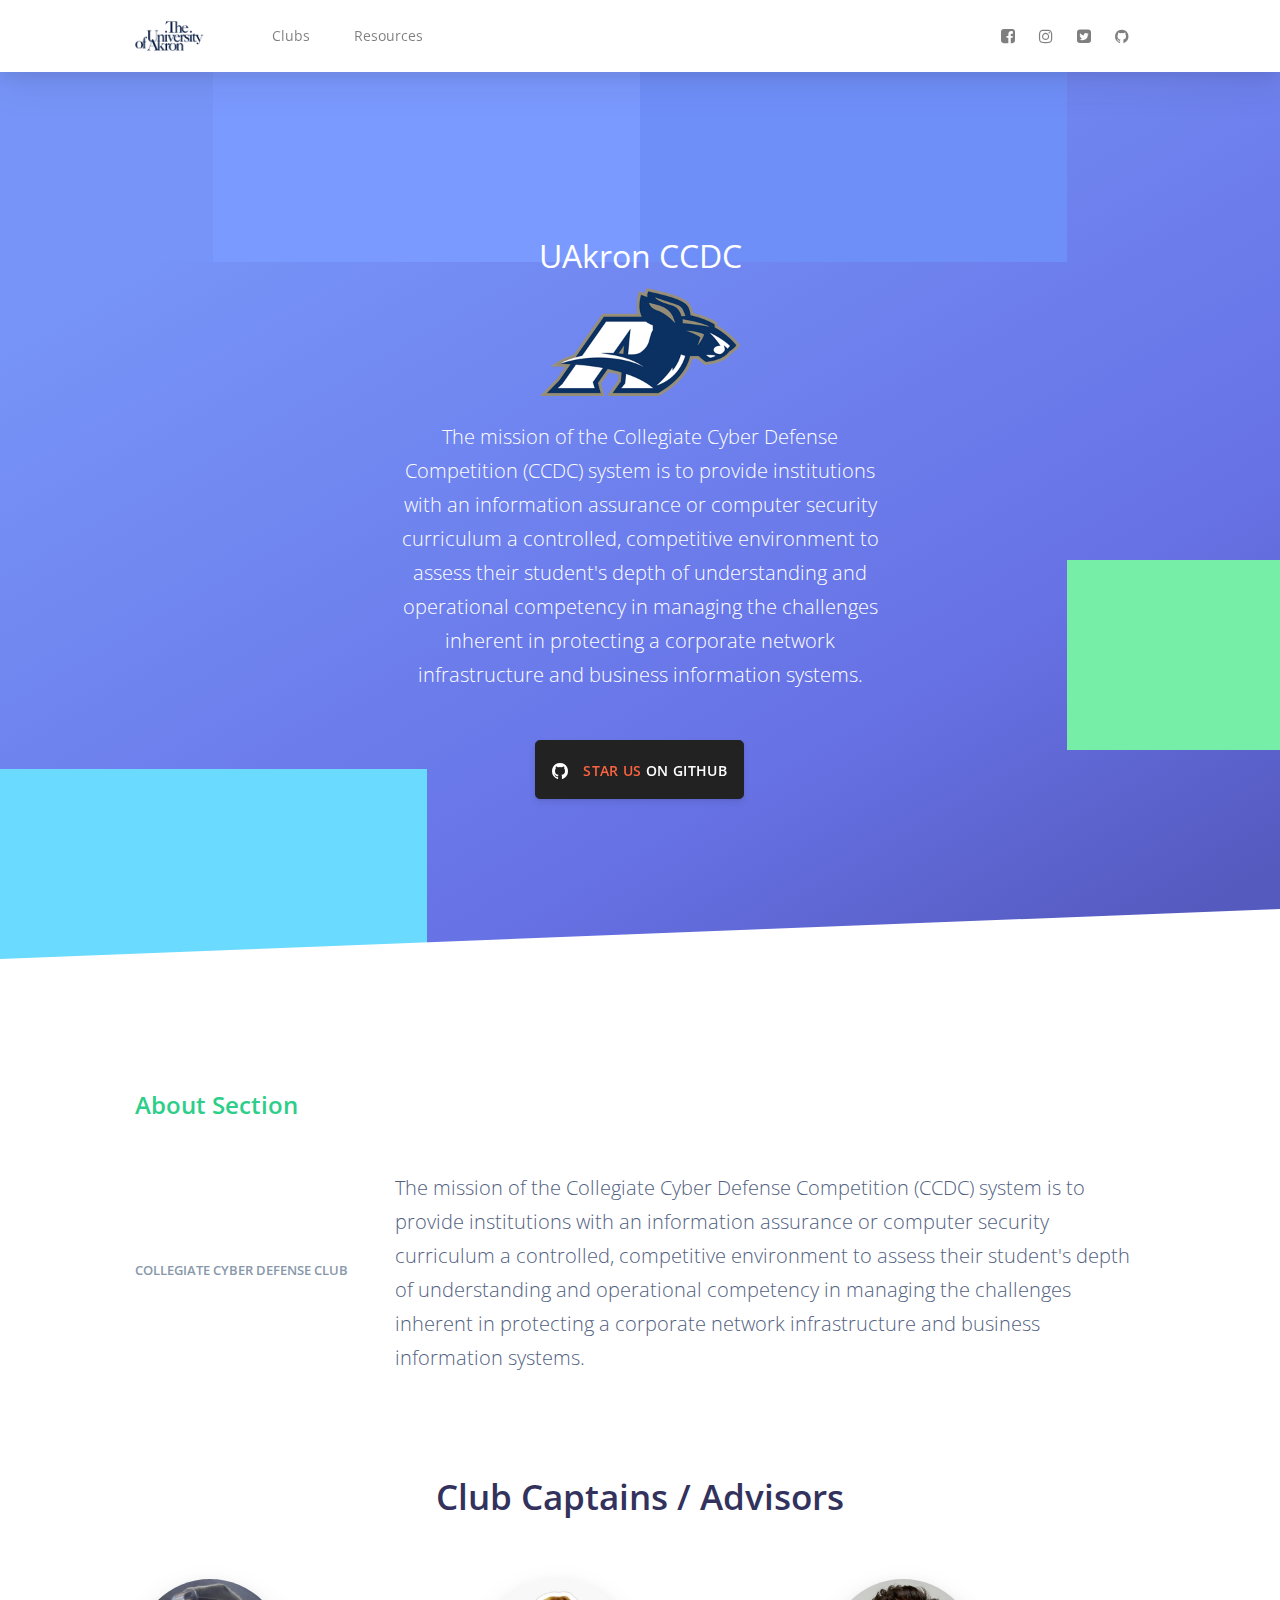
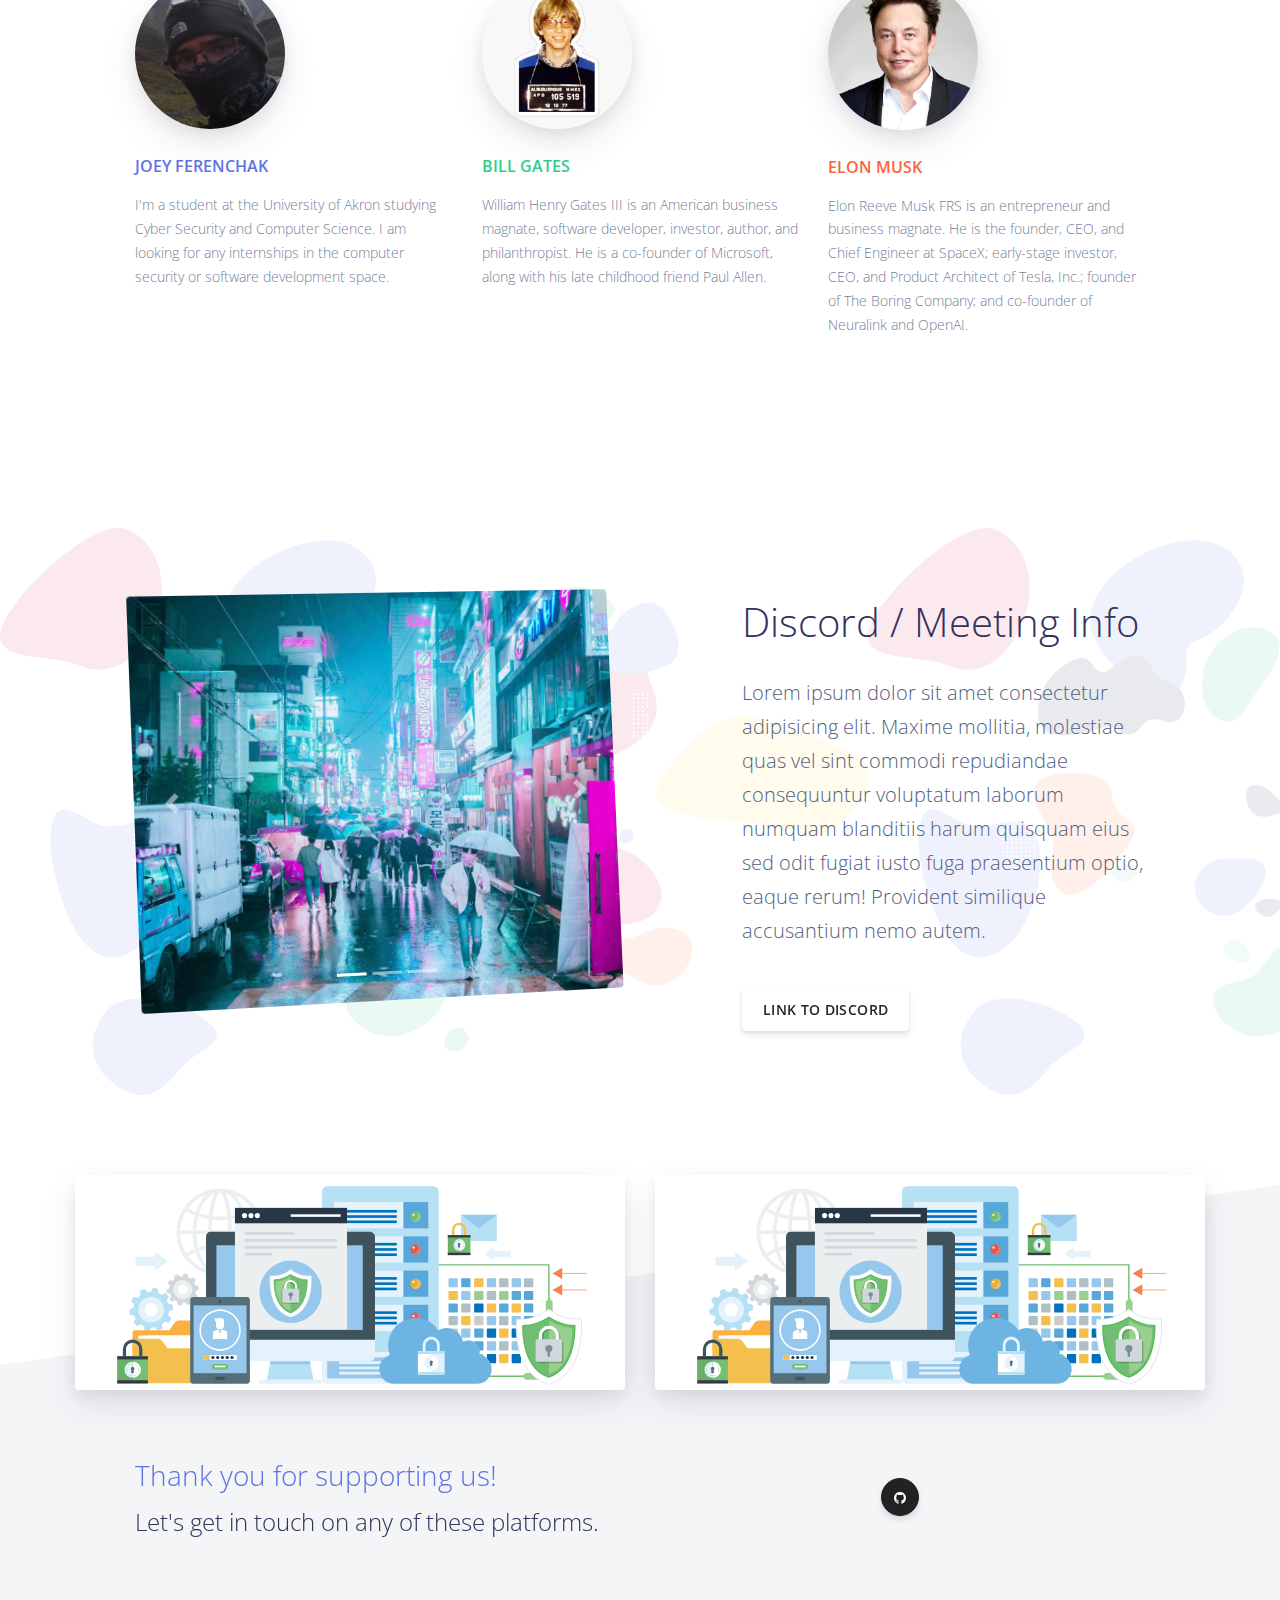
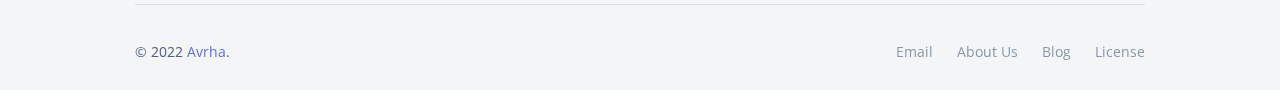
<file: clubs/ccdc.html>
<!DOCTYPE html>
<html lang="en">

<head>
  <meta charset="utf-8" />
  <meta name="viewport" content="width=device-width, initial-scale=1, shrink-to-fit=no">
  <link rel="apple-touch-icon" sizes="76x76" href="../assets/img/apple-icon.png">
  <link rel="icon" type="image/png" href="../assets/img/favicon.png">
  <title>
      UASEC
  </title>
  <!--     Fonts and icons     -->
  <link href="https://fonts.googleapis.com/css?family=Open+Sans:300,400,600,700" rel="stylesheet">
  <link href="https://use.fontawesome.com/releases/v5.0.6/css/all.css" rel="stylesheet">
  <!-- Nucleo Icons -->
  <link href="../assets/css/nucleo-icons.css" rel="stylesheet" />
  <link href="../assets/css/nucleo-svg.css" rel="stylesheet" />
  <!-- Font Awesome Icons -->
  <link href="../assets/css/font-awesome.css" rel="stylesheet" />
  <link href="../assets/css/nucleo-svg.css" rel="stylesheet" />
  <!-- CSS Files -->
  <link href="../assets/css/uakronsec.css" rel="stylesheet" />
</head>

<body class="index-page">
  <!-- Navbar -->
  <nav id="navbar-main" class="navbar navbar-main navbar-expand-lg bg-white navbar-light position-sticky top-0 shadow py-2">
    <div class="container">
      <a class="navbar-brand mr-lg-5" href="../index.html">
        <img src="../assets/img/brand/blue.png">
      </a>
      <button class="navbar-toggler" type="button" data-toggle="collapse" data-target="#navbar_global" aria-controls="navbar_global" aria-expanded="false" aria-label="Toggle navigation">
        <span class="navbar-toggler-icon"></span>
      </button>
      <div class="navbar-collapse collapse" id="navbar_global">
        <div class="navbar-collapse-header">
          <div class="row">
            <div class="col-6 collapse-brand">
              <a href="./index.html">
                <img src="../assets/img/brand/blue.png">
              </a>
            </div>
            <div class="col-6 collapse-close">
              <button type="button" class="navbar-toggler" data-toggle="collapse" data-target="#navbar_global" aria-controls="navbar_global" aria-expanded="false" aria-label="Toggle navigation">
                <span></span>
                <span></span>
              </button>
            </div>
          </div>
        </div>
        <ul class="navbar-nav navbar-nav-hover align-items-lg-center">
          <li class="nav-item dropdown">
            <a href="#" class="nav-link" data-toggle="dropdown" href="#" role="button">
              <i class="ni ni-ui-04 d-lg-none"></i>
              <span class="nav-link-inner--text">Clubs</span>
            </a>
            <div class="dropdown-menu dropdown-menu-xl">
              <div class="dropdown-menu-inner">
                <a href="" class="media d-flex align-items-center">
                  <div class="icon icon-shape bg-gradient-primary rounded-circle text-white">
                    <i class="ni ni-spaceship"></i>
                  </div>
                  <div class="media-body ml-3">
                    <h6 class="heading text-primary mb-md-1">Getting started</h6>
                    <p class="description d-none d-md-inline-block mb-0">CDCC Club</p>
                  </div>
                </a>
                <a href="" class="media d-flex align-items-center">
                  <div class="icon icon-shape bg-gradient-success rounded-circle text-white">
                    <i class="ni ni-palette"></i>
                  </div>
                  <div class="media-body ml-3">
                    <h6 class="heading text-primary mb-md-1">Foundation</h6>
                    <p class="description d-none d-md-inline-block mb-0">WIT/WICYS</p>
                  </div>
                </a>
                <a href="" class="media d-flex align-items-center">
                  <div class="icon icon-shape bg-gradient-warning rounded-circle text-white">
                    <i class="ni ni-ui-04"></i>
                  </div>
                  <div class="media-body ml-3">
                    <h5 class="heading text-warning mb-md-1">Components</h5>
                    <p class="description d-none d-md-inline-block mb-0">CTF Club</p>
                  </div>
                </a>
              </div>
            </div>
          </li>
          <li class="nav-item dropdown">
            <a href="#" class="nav-link" data-toggle="dropdown" href="#" role="button">
              <i class="ni ni-collection d-lg-none"></i>
              <span class="nav-link-inner--text">Resources</span>
            </a>
            <div class="dropdown-menu">
              <a href="./clubs/htcla.html" class="dropdown-item">HTCIA Club</a>
              <a href="./clubs/cdcc.html" class="dropdown-item">CDCC Club</a>
              <a href="./clubs/women.html" class="dropdown-item">WIT/WICYS</a>
              <a href="./clubs/ctf.html" class="dropdown-item">CTF Club</a>
            </div>
          </li>
        </ul>
        <ul class="navbar-nav align-items-lg-center ml-lg-auto">
          <li class="nav-item">
            <a class="nav-link nav-link-icon" href="https://www.facebook.com/UAkron/" target="_blank" data-toggle="tooltip" title="Like us on Facebook">
              <i class="fa fa-facebook-square"></i>
              <span class="nav-link-inner--text d-lg-none">Facebook</span>
            </a>
          </li>
          <li class="nav-item">
            <a class="nav-link nav-link-icon" href="https://www.instagram.com/avrha" target="_blank" data-toggle="tooltip" title="Follow us on Instagram">
              <i class="fa fa-instagram"></i>
              <span class="nav-link-inner--text d-lg-none">Instagram</span>
            </a>
          </li>
          <li class="nav-item">
            <a class="nav-link nav-link-icon" href="https://twitter.com/uakron" target="_blank" data-toggle="tooltip" title="Follow us on Twitter">
              <i class="fa fa-twitter-square"></i>
              <span class="nav-link-inner--text d-lg-none">Twitter</span>
            </a>
          </li>
          <li class="nav-item">
              <a class="nav-link nav-link-icon" href="https://github.com/avrha/uakronsec" target="_blank" data-toggle="tooltip" title="Star us on Github">
              <i class="fa fa-github"></i>
              <span class="nav-link-inner--text d-lg-none">Github</span>
            </a>
          </li>
        </ul>
      </div>
    </div>
  </nav>
  <!-- End Navbar -->

  <!-- Hero Section -->
  <div class="wrapper">
    <div class="section section-hero section-shaped">
        <div class="shape shape-style-2 shape-default">
        <span class="span-150"></span>
        <span class="span-50"></span>
        <span class="span-50"></span>
        <span class="span-75"></span>
        <span class="span-100"></span>
        <span class="span-75"></span>
        <span class="span-50"></span>
        <span class="span-100"></span>
        <span class="span-50"></span>
        <span class="span-100"></span>
      </div>
      <div class="page-header">
        <div class="container shape-container d-flex align-items-center py-lg">
          <div class="col px-0">
            <div class="row align-items-center justify-content-center">
              <div class="col-lg-6 text-center">
                <h2>
                  <span class="text-white">UAkron</span>
                  <span class="text-white">CCDC</span>
                </h2>
                <img src="../assets/img/brand/white.png" style="width: 200px;" class="img-fluid">
                <p class="lead text-white">
                    The mission of the Collegiate Cyber Defense Competition (CCDC) system is to provide institutions with an information assurance or computer security curriculum a controlled, competitive environment to assess their student's depth of understanding and operational competency in managing the challenges inherent in protecting a corporate network infrastructure and business information systems.
                </p>
                <div class="btn-wrapper mt-5">
                  <a href="https://github.com/avrha/uakronsec" class="btn btn-lg btn-github btn-icon mb-3 mb-sm-0" target="_blank">
                    <span class="btn-inner--icon"><i class="fa fa-github"></i></span>
                    <span class="btn-inner--text"><span class="text-warning">Star us</span> on Github</span>
                  </a>
                </div>
              </div>
            </div>
          </div>
        </div>
      </div>
      <div class="separator separator-bottom separator-skew zindex-100">
        <svg x="0" y="0" viewBox="0 0 2560 100" preserveAspectRatio="none" version="1.1" xmlns="http://www.w3.org/2000/svg">
          <polygon class="fill-white" points="2560 0 2560 100 0 100"></polygon>
        </svg>
      </div>
    </div>
  </div>
  <!-- About -->
  <!-- Typography -->
  <div class="section section-typography">
    <div class="container">
      <!-- Paragraphs -->
      <h3 class="h4 text-success font-weight-bold mt-md">About Section</h3>
      <div class="row py-3 align-items-center">
        <div class="col-sm-3">
            <small class="text-uppercase text-muted font-weight-bold">Collegiate Cyber Defense Club</small>
        </div>
        <div class="col-sm-9">
          <p class="lead">
            The mission of the Collegiate Cyber Defense Competition (CCDC) system is to provide institutions with an information assurance or computer security curriculum a controlled, competitive environment to assess their student's depth of understanding and operational competency in managing the challenges inherent in protecting a corporate network infrastructure and business information systems.
          </p>
        </div>
      </div>
    </div>
  <!-- Images -->
    <div class="section features-1">
      <div class="container">
        <div class="row">
          <div class="col-md-8 mx-auto text-center">
              <h3 class="display-3">Club Captains / Advisors</h3>
              <br></br>
          </div>
        </div>
        <div class="row">
          <div class="col-md-4">
            <div class="info">
            <img src="../assets/img/faces/joey.jpeg" alt="Circle image" class="img-fluid rounded-circle shadow" style="width: 150px;">
              <h6 class="info-title text-uppercase text-primary">Joey Ferenchak</h6>
              <p class="description opacity-8">I'm a student at the University of Akron studying Cyber Security and Computer Science. I am looking for any internships in the computer security or software development space.</p>
            </div>
          </div>
          <div class="col-md-4">
            <div class="info">
            <img src="../assets/img/faces/bill.jpeg" alt="Circle image" class="img-fluid rounded-circle shadow" style="width: 150px;">
              <h6 class="info-title text-uppercase text-success">Bill Gates</h6>
              <p class="description opacity-8">William Henry Gates III is an American business magnate, software developer, investor, author, and philanthropist. He is a co-founder of Microsoft, along with his late childhood friend Paul Allen.</p>
            </div>
          </div>
          <div class="col-md-4">
            <div class="info">
                <img src="../assets/img/faces/Elon2.jpg" alt="Circle image" class="img-fluid rounded-circle shadow" style="width: 150px;">
            <h6 class="info-title text-uppercase text-warning">Elon Musk</h6>
              <p class="description opacity-8">Elon Reeve Musk FRS is an entrepreneur and business magnate. He is the founder, CEO, and Chief Engineer at SpaceX; early-stage investor, CEO, and Product Architect of Tesla, Inc.; founder of The Boring Company; and co-founder of Neuralink and OpenAI.</p>
            </div>
          </div>
        </div>
      </div>
    </div>
  </div>
  <br></br>
  <!-- Meetings / Discord -->
  <div class="section" style="background-image: url('../assets/img/ill/1.svg');">
    <div class="container py-md">
      <div class="row justify-content-between align-items-center">
        <div class="col-lg-6 mb-lg-auto">
          <div class="rounded overflow-hidden transform-perspective-left">
            <div id="carousel_example" class="carousel slide" data-ride="carousel">
              <ol class="carousel-indicators">
                <li data-target="#carousel_example" data-slide-to="0" class="active"></li>
                <li data-target="#carousel_example" data-slide-to="1"></li>
                <li data-target="#carousel_example" data-slide-to="2"></li>
              </ol>
              <div class="carousel-inner">
                <div class="carousel-item active">
                  <img class="img-fluid" src="../assets/img/theme/img-1-1200x1000.jpg" alt="First slide">
                </div>
                <div class="carousel-item">
                  <img class="img-fluid" src="../assets/img/theme/img-2-1200x1000.jpg" alt="Second slide">
                </div>
                <div class="carousel-item">
                  <img class="img-fluid" src="../assets/img/theme/img-1-1200x1000.jpg" alt="Third slide">
                </div>
              </div>
              <a class="carousel-control-prev" href="#carousel_example" role="button" data-slide="prev">
                <span class="carousel-control-prev-icon" aria-hidden="true"></span>
                <span class="sr-only">Previous</span>
              </a>
              <a class="carousel-control-next" href="#carousel_example" role="button" data-slide="next">
                <span class="carousel-control-next-icon" aria-hidden="true"></span>
                <span class="sr-only">Next</span>
              </a>
            </div>
          </div>
        </div>
        <div class="col-lg-5 mb-5 mb-lg-0">
          <h1 class="font-weight-light">Discord / Meeting Info</h1>
          <p class="lead mt-4">Lorem ipsum dolor sit amet consectetur adipisicing elit. Maxime mollitia,
molestiae quas vel sint commodi repudiandae consequuntur voluptatum laborum
numquam blanditiis harum quisquam eius sed odit fugiat iusto fuga praesentium
optio, eaque rerum! Provident similique accusantium nemo autem.</p>
          <a href="https://discord.com/invite/YyRt8KDghe" class="btn btn-white mt-4">Link to discord</a>
        </div>
      </div>
    </div>
  </div>
  <!-- Footer -->
  <div>
  <footer class="footer has-cards">
    <div class="container container-lg">
      <div class="row">
        <div class="col-md-6 mb-5 mb-md-0">
          <div class="card card-lift--hover shadow border-0">
            <a href="./examples/landing.html" title="Landing Page">
                <img src="../assets/img/ill/2.svg" class="card-img">
            </a>
          </div>
        </div>
        <div class="col-md-6 mb-5 mb-lg-0">
          <div class="card card-lift--hover shadow border-0">
            <a href="./examples/profile.html" title="Profile Page">
                <img src="../assets/img/ill/2.svg" class="card-img">
            </a>
          </div>
        </div>
      </div>
    </div>
    <div class="container">
      <div class="row row-grid align-items-center my-md">
        <div class="col-lg-6">
          <h3 class="text-primary font-weight-light mb-2">Thank you for supporting us!</h3>
          <h4 class="mb-0 font-weight-light">Let's get in touch on any of these platforms.</h4>
        </div>
        <div class="col-lg-6 text-lg-center btn-wrapper">
          <button target="_blank" href="https://github.com/avrha/uakronsec" rel="nofollow" class="btn btn-icon-only btn-github rounded-circle" data-toggle="tooltip" data-original-title="Star on Github">
            <span class="btn-inner--icon"><i class="fa fa-github"></i></span>
          </button>
        </div>
      </div>
      <hr>
      <div class="row align-items-center justify-content-md-between">
        <div class="col-md-6">
          <div class="copyright">
            &copy; 2022 <a href="" target="_blank">Avrha</a>.
          </div>
        </div>
        <div class="col-md-6">
          <ul class="nav nav-footer justify-content-end">
            <li class="nav-item">
              <a href="" class="nav-link" target="_blank">Email</a>
            </li>
            <li class="nav-item">
              <a href="" class="nav-link" target="_blank">About Us</a>
            </li>
            <li class="nav-item">
              <a href="" class="nav-link" target="_blank">Blog</a>
            </li>
            <li class="nav-item">
              <a href="" class="nav-link" target="_blank">License</a>
            </li>
          </ul>
        </div>
      </div>
    </div>
  </footer>
  </div>
  <!--   Core JS Files   -->
  <script src="../assets/js/core/jquery.min.js" type="text/javascript"></script>
  <script src="../assets/js/core/popper.min.js" type="text/javascript"></script>
  <script src="../assets/js/core/bootstrap.min.js" type="text/javascript"></script>
  <script src="../assets/js/plugins/perfect-scrollbar.jquery.min.js"></script>
  <!--  Plugin for Switches, full documentation here: http://www.jque.re/plugins/version3/bootstrap.switch/ -->
  <script src="../assets/js/plugins/bootstrap-switch.js"></script>
  <!--  Plugin for the Sliders, full documentation here: http://refreshless.com/nouislider/ -->
  <script src="../assets/js/plugins/nouislider.min.js" type="text/javascript"></script>
  <script src="../assets/js/plugins/moment.min.js"></script>
  <script src="../assets/js/plugins/datetimepicker.js" type="text/javascript"></script>
  <script src="../assets/js/plugins/bootstrap-datepicker.min.js"></script>
  <!-- Control Center for Argon UI Kit: parallax effects, scripts for the example pages etc -->
  <!--  Google Maps Plugin    -->
  <script>
    function scrollToDownload() {

      if ($('.section-download').length != 0) {
        $("html, body").animate({
          scrollTop: $('.section-download').offset().top
        }, 1000);
      }
    }
  </script>
  <script src="https://cdn.trackjs.com/agent/v3/latest/t.js"></script>
  <script>
    window.TrackJS &&
      TrackJS.install({
        token: "ee6fab19c5a04ac1a32a645abde4613a",
      });
  </script>
</body>

</html>
</file>
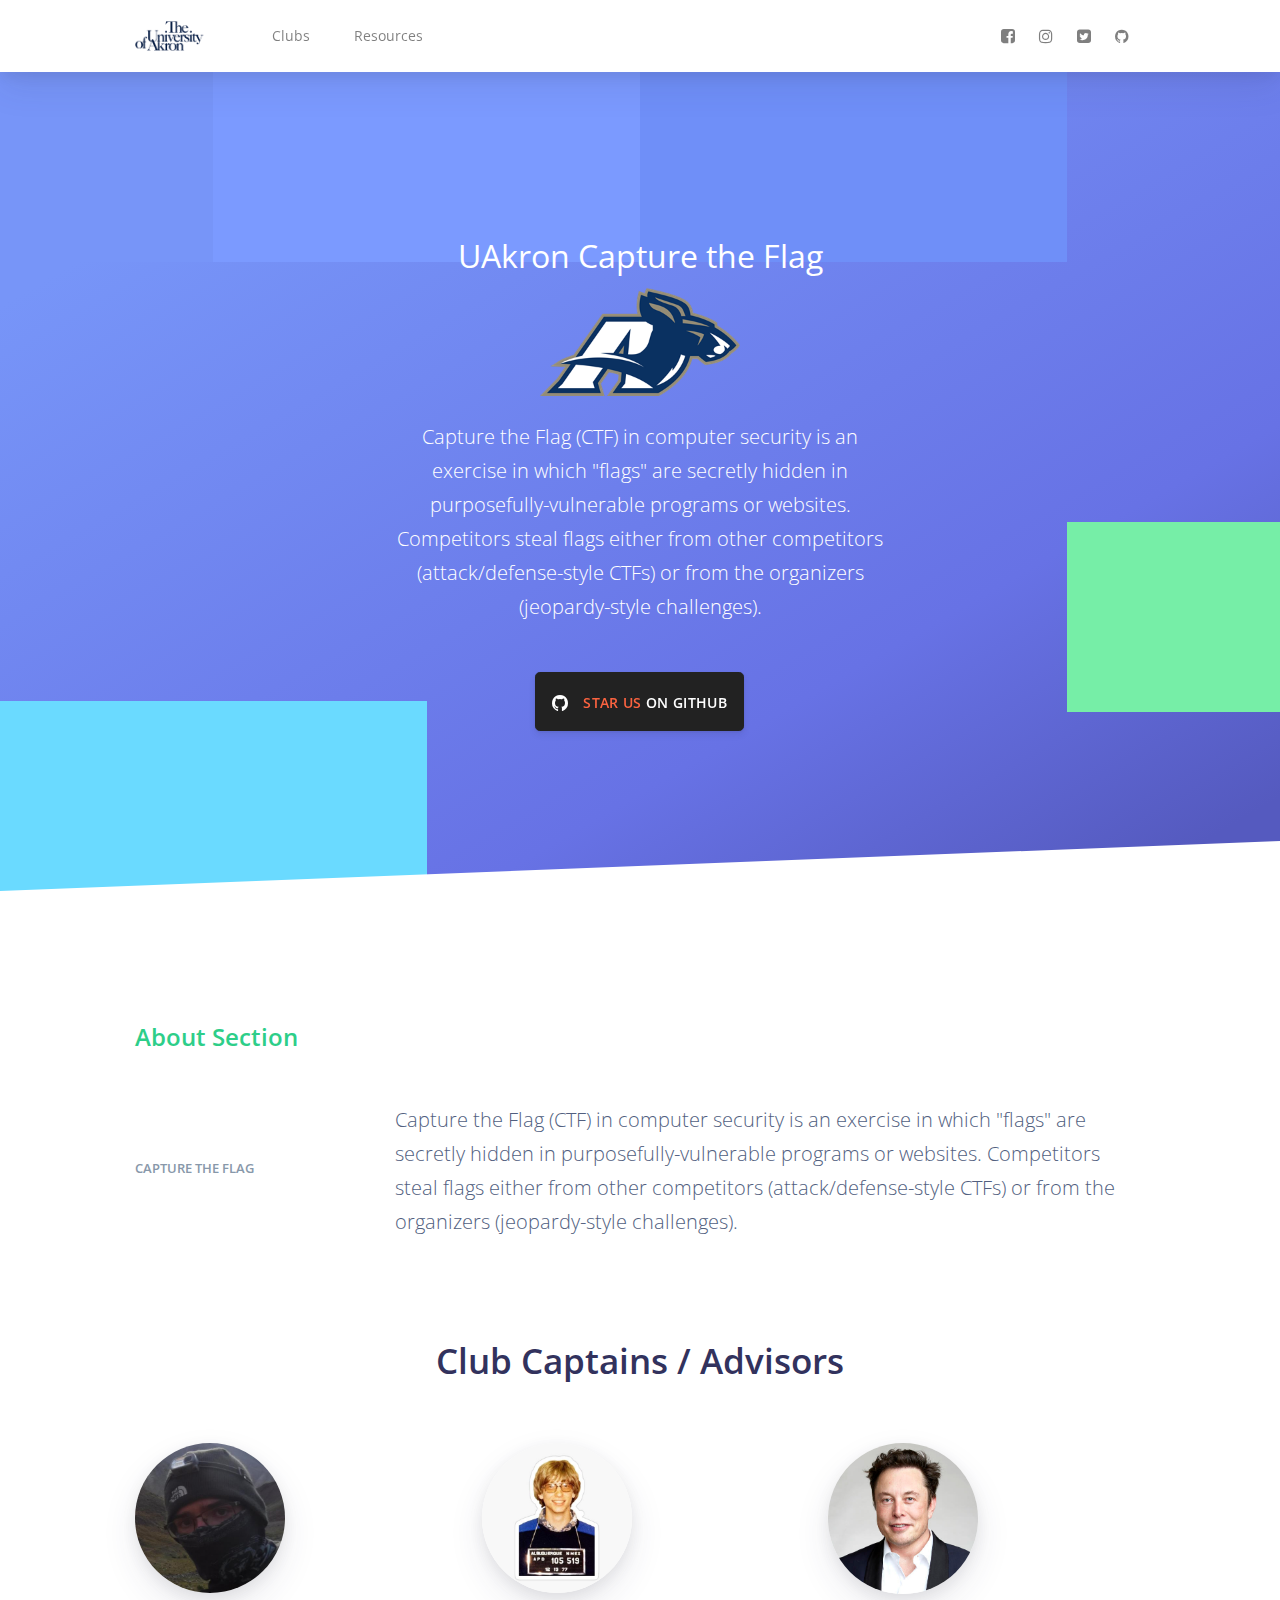
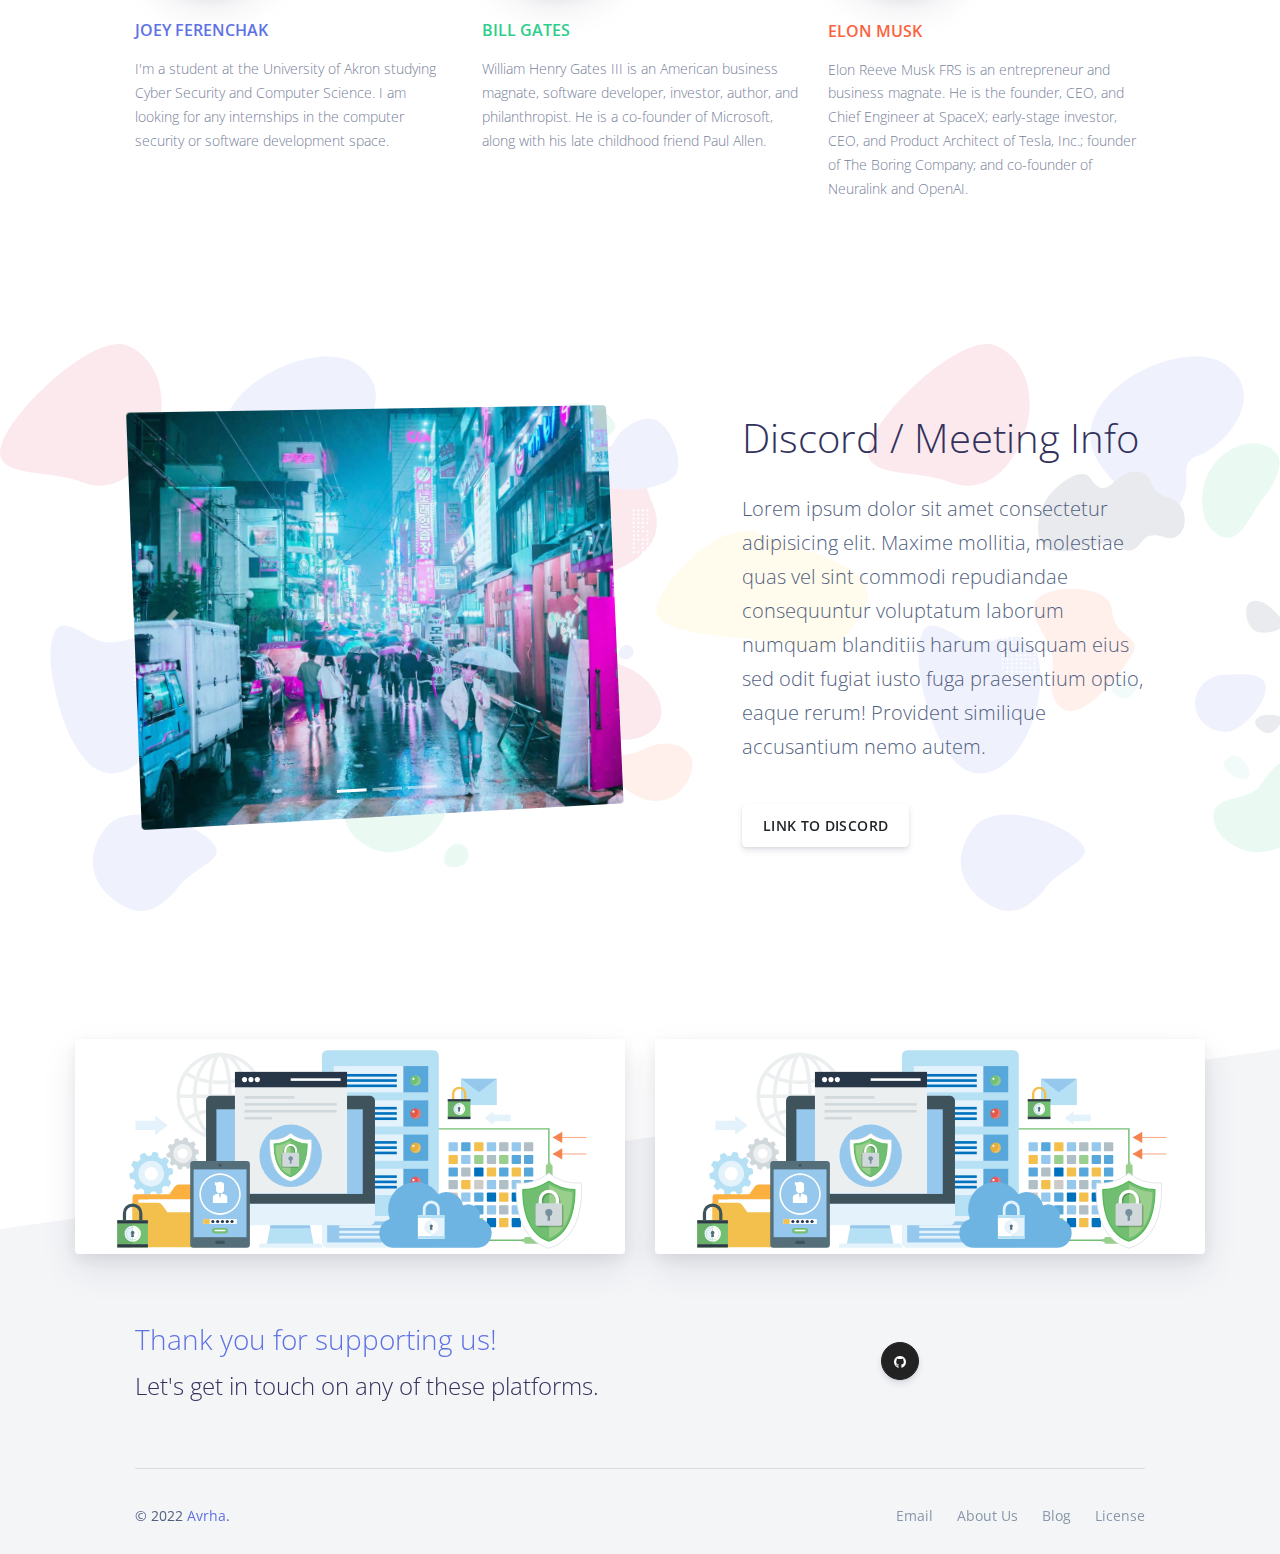
<file: clubs/ctf.html>
<!DOCTYPE html>
<html lang="en">
<head>
  <meta charset="utf-8" />
  <meta name="viewport" content="width=device-width, initial-scale=1, shrink-to-fit=no">
  <link rel="apple-touch-icon" sizes="76x76" href="../assets/img/apple-icon.png">
  <link rel="icon" type="image/png" href="../assets/img/favicon.png">
  <title>
      UASEC
  </title>
  <!--     Fonts and icons     -->
  <link href="https://fonts.googleapis.com/css?family=Open+Sans:300,400,600,700" rel="stylesheet">
  <link href="https://use.fontawesome.com/releases/v5.0.6/css/all.css" rel="stylesheet">
  <!-- Nucleo Icons -->
  <link href="../assets/css/nucleo-icons.css" rel="stylesheet" />
  <link href="../assets/css/nucleo-svg.css" rel="stylesheet" />
  <!-- Font Awesome Icons -->
  <link href="../assets/css/font-awesome.css" rel="stylesheet" />
  <link href="../assets/css/nucleo-svg.css" rel="stylesheet" />
  <!-- CSS Files -->
  <link href="../assets/css/uakronsec.css" rel="stylesheet" />
</head>

<body class="index-page">
  <!-- Navbar -->
  <nav id="navbar-main" class="navbar navbar-main navbar-expand-lg bg-white navbar-light position-sticky top-0 shadow py-2">
    <div class="container">
      <a class="navbar-brand mr-lg-5" href="../index.html">
        <img src="../assets/img/brand/blue.png">
      </a>
      <button class="navbar-toggler" type="button" data-toggle="collapse" data-target="#navbar_global" aria-controls="navbar_global" aria-expanded="false" aria-label="Toggle navigation">
        <span class="navbar-toggler-icon"></span>
      </button>
      <div class="navbar-collapse collapse" id="navbar_global">
        <div class="navbar-collapse-header">
          <div class="row">
            <div class="col-6 collapse-brand">
              <a href="./index.html">
                <img src="../assets/img/brand/blue.png">
              </a>
            </div>
            <div class="col-6 collapse-close">
              <button type="button" class="navbar-toggler" data-toggle="collapse" data-target="#navbar_global" aria-controls="navbar_global" aria-expanded="false" aria-label="Toggle navigation">
                <span></span>
                <span></span>
              </button>
            </div>
          </div>
        </div>
        <ul class="navbar-nav navbar-nav-hover align-items-lg-center">
          <li class="nav-item dropdown">
            <a href="#" class="nav-link" data-toggle="dropdown" href="#" role="button">
              <i class="ni ni-ui-04 d-lg-none"></i>
              <span class="nav-link-inner--text">Clubs</span>
            </a>
            <div class="dropdown-menu dropdown-menu-xl">
              <div class="dropdown-menu-inner">
                  <a href="./ccdc.html" class="media d-flex align-items-center">
                  <div class="icon icon-shape bg-gradient-primary rounded-circle text-white">
                    <i class="ni ni-spaceship"></i>
                  </div>
                  <div class="media-body ml-3">
                    <h6 class="heading text-primary mb-md-1">Getting started</h6>
                    <p class="description d-none d-md-inline-block mb-0">CDCC Club</p>
                  </div>
                </a>
                <a href="./women.html" class="media d-flex align-items-center">
                  <div class="icon icon-shape bg-gradient-success rounded-circle text-white">
                    <i class="ni ni-palette"></i>
                  </div>
                  <div class="media-body ml-3">
                    <h6 class="heading text-primary mb-md-1">Foundation</h6>
                    <p class="description d-none d-md-inline-block mb-0">WIT/WICYS</p>
                  </div>
                </a>
                <a href="./ctf.html" class="media d-flex align-items-center">
                  <div class="icon icon-shape bg-gradient-warning rounded-circle text-white">
                    <i class="ni ni-ui-04"></i>
                  </div>
                  <div class="media-body ml-3">
                    <h5 class="heading text-warning mb-md-1">Components</h5>
                    <p class="description d-none d-md-inline-block mb-0">CTF Club</p>
                  </div>
                </a>
              </div>
            </div>
          </li>
          <li class="nav-item dropdown">
            <a href="#" class="nav-link" data-toggle="dropdown" href="#" role="button">
              <i class="ni ni-collection d-lg-none"></i>
              <span class="nav-link-inner--text">Resources</span>
            </a>
            <div class="dropdown-menu">
              <a href="./htcla.html" class="dropdown-item">HTCIA Club</a>
              <a href="./cdcc.html" class="dropdown-item">CDCC Club</a>
              <a href="./women.html" class="dropdown-item">WIT/WICYS</a>
              <a href="./ctf.html" class="dropdown-item">CTF Club</a>
            </div>
          </li>
        </ul>
        <ul class="navbar-nav align-items-lg-center ml-lg-auto">
          <li class="nav-item">
            <a class="nav-link nav-link-icon" href="https://www.facebook.com/UAkron/" target="_blank" data-toggle="tooltip" title="Like us on Facebook">
              <i class="fa fa-facebook-square"></i>
              <span class="nav-link-inner--text d-lg-none">Facebook</span>
            </a>
          </li>
          <li class="nav-item">
            <a class="nav-link nav-link-icon" href="https://www.instagram.com/avrha" target="_blank" data-toggle="tooltip" title="Follow us on Instagram">
              <i class="fa fa-instagram"></i>
              <span class="nav-link-inner--text d-lg-none">Instagram</span>
            </a>
          </li>
          <li class="nav-item">
            <a class="nav-link nav-link-icon" href="https://twitter.com/uakron" target="_blank" data-toggle="tooltip" title="Follow us on Twitter">
              <i class="fa fa-twitter-square"></i>
              <span class="nav-link-inner--text d-lg-none">Twitter</span>
            </a>
          </li>
          <li class="nav-item">
              <a class="nav-link nav-link-icon" href="https://github.com/avrha/uakronsec" target="_blank" data-toggle="tooltip" title="Star us on Github">
              <i class="fa fa-github"></i>
              <span class="nav-link-inner--text d-lg-none">Github</span>
            </a>
          </li>
        </ul>
      </div>
    </div>
  </nav>
  <!-- End Navbar -->
  <!-- Hero Section -->
  <div class="wrapper">
    <div class="section section-hero section-shaped">
        <div class="shape shape-style-2 shape-default">
        <span class="span-150"></span>
        <span class="span-50"></span>
        <span class="span-50"></span>
        <span class="span-75"></span>
        <span class="span-100"></span>
        <span class="span-75"></span>
        <span class="span-50"></span>
        <span class="span-100"></span>
        <span class="span-50"></span>
        <span class="span-100"></span>
      </div>
      <div class="page-header">
        <div class="container shape-container d-flex align-items-center py-lg">
          <div class="col px-0">
            <div class="row align-items-center justify-content-center">
              <div class="col-lg-6 text-center">
                <h2>
                  <span class="text-white">UAkron</span>
                  <span class="text-white">Capture the Flag</span>
                </h2>
                <img src="../assets/img/brand/white.png" style="width: 200px;" class="img-fluid">
                <p class="lead text-white">
                    Capture the Flag (CTF) in computer security is an exercise in which "flags" are secretly hidden in purposefully-vulnerable programs or websites. Competitors steal flags either from other competitors (attack/defense-style CTFs) or from the organizers (jeopardy-style challenges).
                </p>
                <div class="btn-wrapper mt-5">
                  <a href="https://github.com/avrha/uakronsec" class="btn btn-lg btn-github btn-icon mb-3 mb-sm-0" target="_blank">
                    <span class="btn-inner--icon"><i class="fa fa-github"></i></span>
                    <span class="btn-inner--text"><span class="text-warning">Star us</span> on Github</span>
                  </a>
                </div>
              </div>
            </div>
          </div>
        </div>
      </div>
      <div class="separator separator-bottom separator-skew zindex-100">
        <svg x="0" y="0" viewBox="0 0 2560 100" preserveAspectRatio="none" version="1.1" xmlns="http://www.w3.org/2000/svg">
          <polygon class="fill-white" points="2560 0 2560 100 0 100"></polygon>
        </svg>
      </div>
    </div>
  </div>
  <!-- About -->
  <!-- Typography -->
  <div class="section section-typography">
    <div class="container">
      <!-- Paragraphs -->
      <h3 class="h4 text-success font-weight-bold mt-md">About Section</h3>
      <div class="row py-3 align-items-center">
        <div class="col-sm-3">
          <small class="text-uppercase text-muted font-weight-bold">Capture the Flag</small>
        </div>
        <div class="col-sm-9">
          <p class="lead">
              Capture the Flag (CTF) in computer security is an exercise in which "flags" are secretly hidden in purposefully-vulnerable programs or websites. Competitors steal flags either from other competitors (attack/defense-style CTFs) or from the organizers (jeopardy-style challenges).
        </div>
      </div>
      <!-- Images -->
    </div>
    <div class="section features-1">
      <div class="container">
        <div class="row">
          <div class="col-md-8 mx-auto text-center">
              <h3 class="display-3">Club Captains / Advisors</h3>
              <br></br>
          </div>
        </div>
        <div class="row">
          <div class="col-md-4">
            <div class="info">
            <img src="../assets/img/faces/joey.jpeg" alt="Circle image" class="img-fluid rounded-circle shadow" style="width: 150px;">
              <h6 class="info-title text-uppercase text-primary">Joey Ferenchak</h6>
              <p class="description opacity-8">I'm a student at the University of Akron studying Cyber Security and Computer Science. I am looking for any internships in the computer security or software development space.</p>
            </div>
          </div>
          <div class="col-md-4">
            <div class="info">
            <img src="../assets/img/faces/bill.jpeg" alt="Circle image" class="img-fluid rounded-circle shadow" style="width: 150px;">
              <h6 class="info-title text-uppercase text-success">Bill Gates</h6>
              <p class="description opacity-8">William Henry Gates III is an American business magnate, software developer, investor, author, and philanthropist. He is a co-founder of Microsoft, along with his late childhood friend Paul Allen.</p>
            </div>
          </div>
          <div class="col-md-4">
            <div class="info">
                <img src="../assets/img/faces/Elon2.jpg" alt="Circle image" class="img-fluid rounded-circle shadow" style="width: 150px;">
            <h6 class="info-title text-uppercase text-warning">Elon Musk</h6>
              <p class="description opacity-8">Elon Reeve Musk FRS is an entrepreneur and business magnate. He is the founder, CEO, and Chief Engineer at SpaceX; early-stage investor, CEO, and Product Architect of Tesla, Inc.; founder of The Boring Company; and co-founder of Neuralink and OpenAI.</p>
            </div>
          </div>
        </div>
      </div>
    </div>
  </div>
      <!-- Where Club Leaders and stuff can go -->
  <!-- Meetings / Discord -->
  <div class="section" style="background-image: url('../assets/img/ill/1.svg');">
    <div class="container py-md">
      <div class="row justify-content-between align-items-center">
        <div class="col-lg-6 mb-lg-auto">
          <div class="rounded overflow-hidden transform-perspective-left">
            <div id="carousel_example" class="carousel slide" data-ride="carousel">
              <ol class="carousel-indicators">
                <li data-target="#carousel_example" data-slide-to="0" class="active"></li>
                <li data-target="#carousel_example" data-slide-to="1"></li>
                <li data-target="#carousel_example" data-slide-to="2"></li>
              </ol>
              <div class="carousel-inner">
                <div class="carousel-item active">
                  <img class="img-fluid" src="../assets/img/theme/img-1-1200x1000.jpg" alt="First slide">
                </div>
                <div class="carousel-item">
                  <img class="img-fluid" src="../assets/img/theme/img-2-1200x1000.jpg" alt="Second slide">
                </div>
                <div class="carousel-item">
                  <img class="img-fluid" src="../assets/img/theme/img-1-1200x1000.jpg" alt="Third slide">
                </div>
              </div>
              <a class="carousel-control-prev" href="#carousel_example" role="button" data-slide="prev">
                <span class="carousel-control-prev-icon" aria-hidden="true"></span>
                <span class="sr-only">Previous</span>
              </a>
              <a class="carousel-control-next" href="#carousel_example" role="button" data-slide="next">
                <span class="carousel-control-next-icon" aria-hidden="true"></span>
                <span class="sr-only">Next</span>
              </a>
            </div>
          </div>
        </div>
        <div class="col-lg-5 mb-5 mb-lg-0">
          <h1 class="font-weight-light">Discord / Meeting Info</h1>
          <p class="lead mt-4">Lorem ipsum dolor sit amet consectetur adipisicing elit. Maxime mollitia,
molestiae quas vel sint commodi repudiandae consequuntur voluptatum laborum
numquam blanditiis harum quisquam eius sed odit fugiat iusto fuga praesentium
optio, eaque rerum! Provident similique accusantium nemo autem.</p>
          <a href="https://discord.com/invite/YyRt8KDghe" class="btn btn-white mt-4">Link to discord</a>
        </div>
      </div>
    </div>
  </div>
  <br></br>
  <!-- Footer -->
  <footer class="footer has-cards">
    <div class="container container-lg">
      <div class="row">
        <div class="col-md-6 mb-5 mb-md-0">
          <div class="card card-lift--hover shadow border-0">
            <a href="./examples/landing.html" title="Landing Page">
                <img src="../assets/img/ill/2.svg" class="card-img">
            </a>
          </div>
        </div>
        <div class="col-md-6 mb-5 mb-lg-0">
          <div class="card card-lift--hover shadow border-0">
            <a href="./examples/profile.html" title="Profile Page">
                <img src="../assets/img/ill/2.svg" class="card-img">
            </a>
          </div>
        </div>
      </div>
    </div>
    <div class="container">
      <div class="row row-grid align-items-center my-md">
        <div class="col-lg-6">
          <h3 class="text-primary font-weight-light mb-2">Thank you for supporting us!</h3>
          <h4 class="mb-0 font-weight-light">Let's get in touch on any of these platforms.</h4>
        </div>
        <div class="col-lg-6 text-lg-center btn-wrapper">
          <button target="_blank" href="https://github.com/avrha/uakronsec" rel="nofollow" class="btn btn-icon-only btn-github rounded-circle" data-toggle="tooltip" data-original-title="Star on Github">
            <span class="btn-inner--icon"><i class="fa fa-github"></i></span>
          </button>
        </div>
      </div>
      <hr>
      <div class="row align-items-center justify-content-md-between">
        <div class="col-md-6">
          <div class="copyright">
            &copy; 2022 <a href="" target="_blank">Avrha</a>.
          </div>
        </div>
        <div class="col-md-6">
          <ul class="nav nav-footer justify-content-end">
            <li class="nav-item">
              <a href="" class="nav-link" target="_blank">Email</a>
            </li>
            <li class="nav-item">
              <a href="" class="nav-link" target="_blank">About Us</a>
            </li>
            <li class="nav-item">
              <a href="" class="nav-link" target="_blank">Blog</a>
            </li>
            <li class="nav-item">
              <a href="" class="nav-link" target="_blank">License</a>
            </li>
          </ul>
        </div>
      </div>
    </div>
  </footer>
  </div>
  <!--   Core JS Files   -->
  <script src="../assets/js/core/jquery.min.js" type="text/javascript"></script>
  <script src="../assets/js/core/popper.min.js" type="text/javascript"></script>
  <script src="../assets/js/core/bootstrap.min.js" type="text/javascript"></script>
  <script src="../assets/js/plugins/perfect-scrollbar.jquery.min.js"></script>
  <!--  Plugin for Switches, full documentation here: http://www.jque.re/plugins/version3/bootstrap.switch/ -->
  <script src="../assets/js/plugins/bootstrap-switch.js"></script>
  <!--  Plugin for the Sliders, full documentation here: http://refreshless.com/nouislider/ -->
  <script src="../assets/js/plugins/nouislider.min.js" type="text/javascript"></script>
  <script src="../assets/js/plugins/moment.min.js"></script>
  <script src="../assets/js/plugins/datetimepicker.js" type="text/javascript"></script>
  <script src="../assets/js/plugins/bootstrap-datepicker.min.js"></script>
  <!-- Control Center for Argon UI Kit: parallax effects, scripts for the example pages etc -->
  <!--  Google Maps Plugin    -->
  <script>
    function scrollToDownload() {

      if ($('.section-download').length != 0) {
        $("html, body").animate({
          scrollTop: $('.section-download').offset().top
        }, 1000);
      }
    }
  </script>
  <script src="https://cdn.trackjs.com/agent/v3/latest/t.js"></script>
  <script>
    window.TrackJS &&
      TrackJS.install({
        token: "ee6fab19c5a04ac1a32a645abde4613a",
      });
  </script>
</body>

</html>
</file>
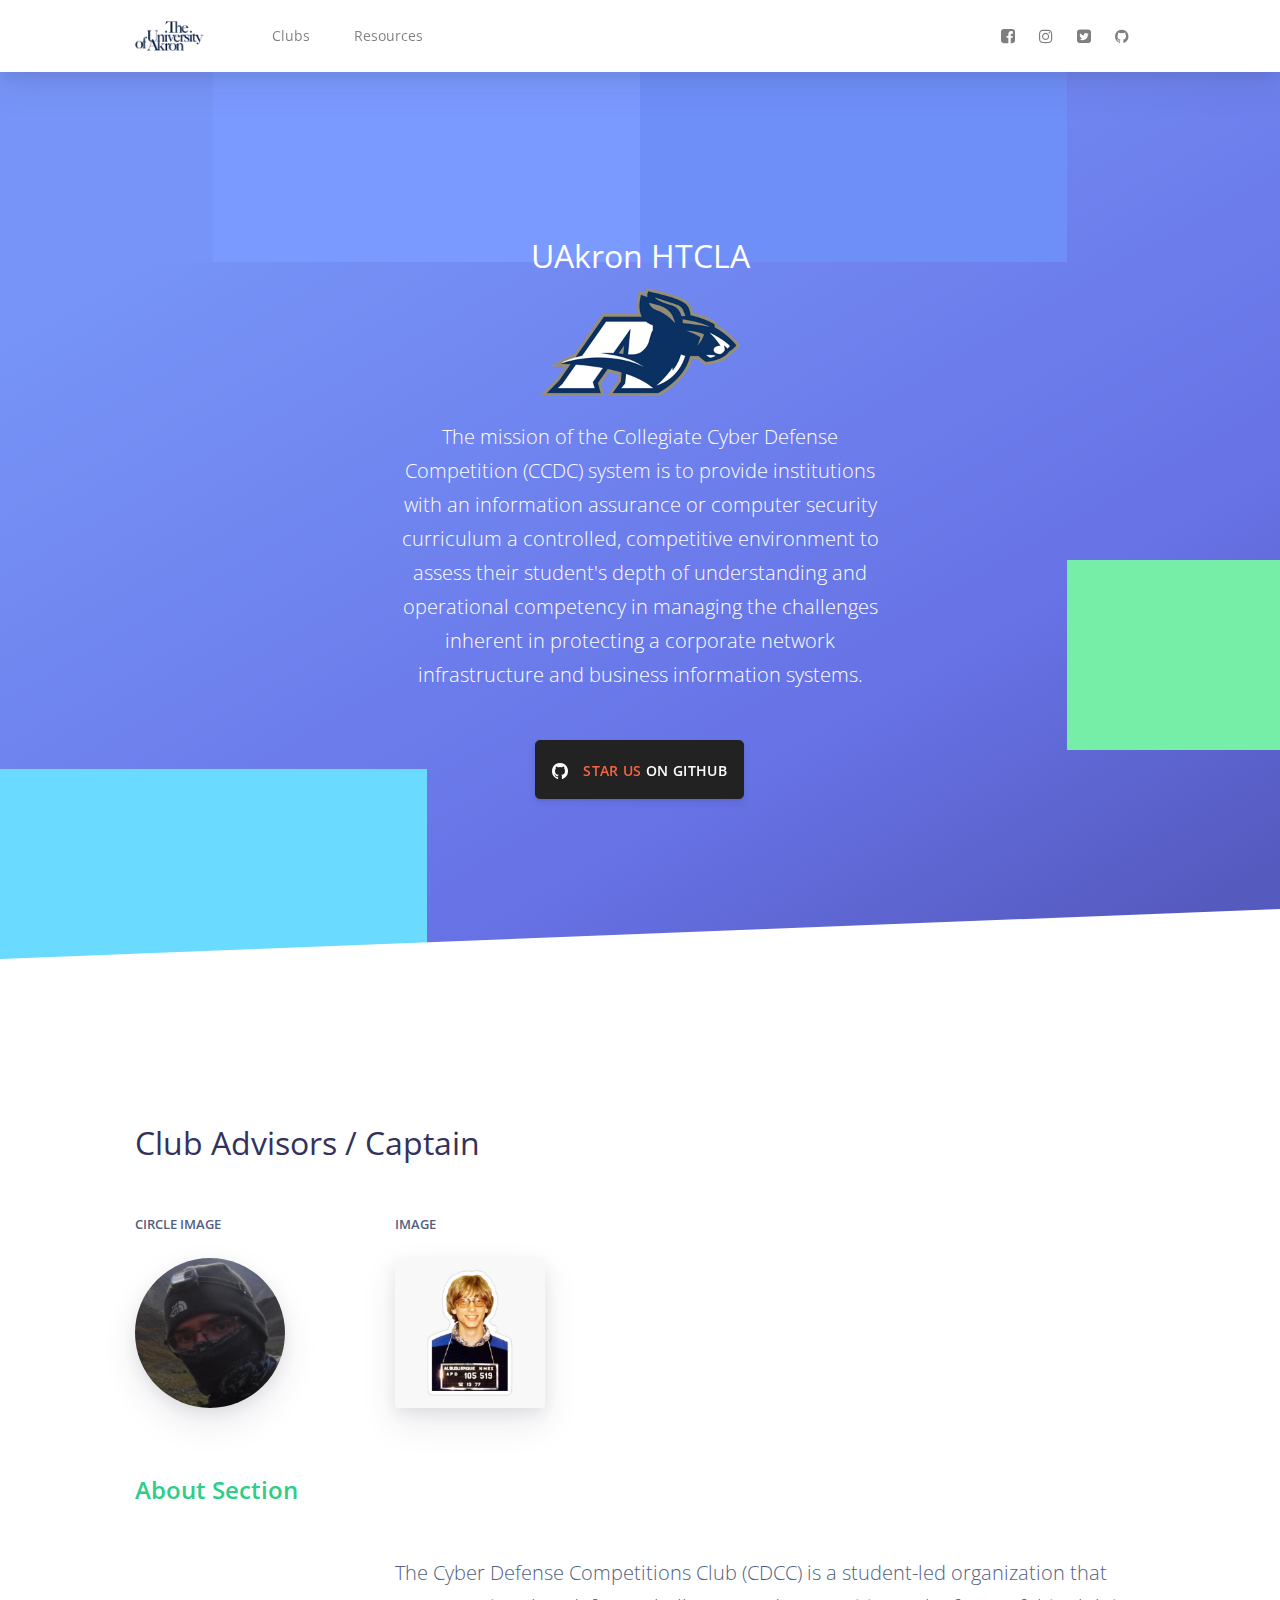
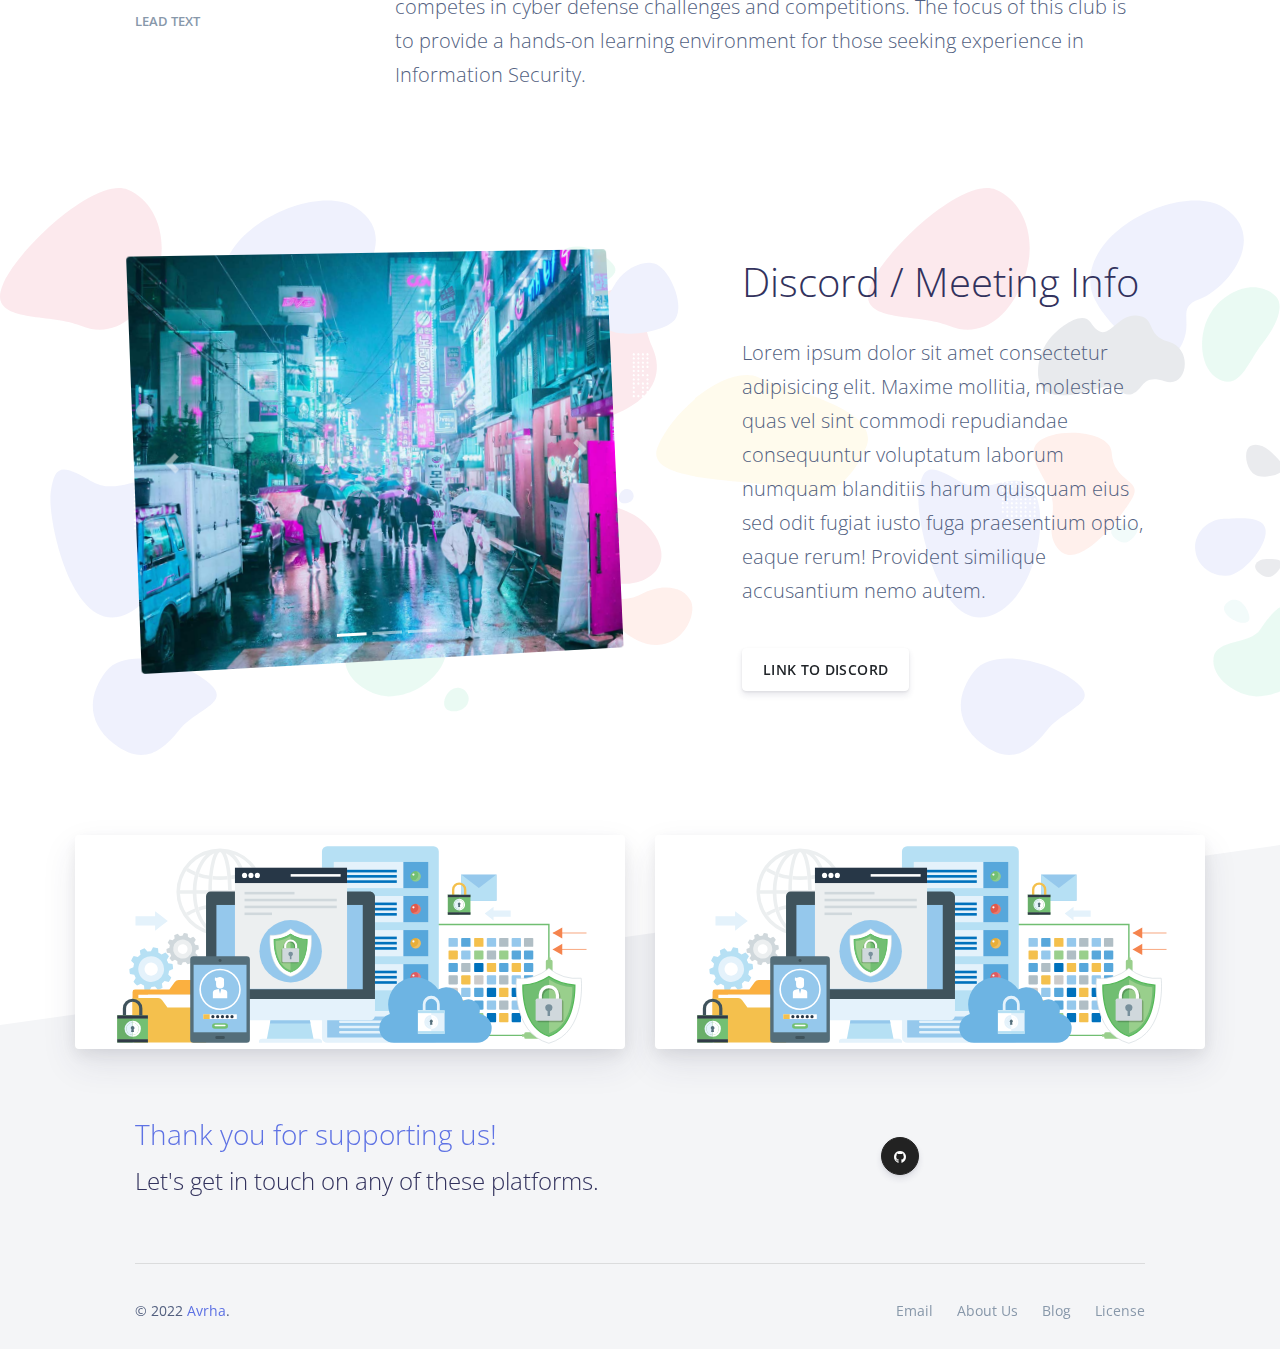
<file: clubs/htcla.html>
<!DOCTYPE html>

<html lang="en">

<head>
  <meta charset="utf-8" />
  <meta name="viewport" content="width=device-width, initial-scale=1, shrink-to-fit=no">
  <link rel="apple-touch-icon" sizes="76x76" href="../assets/img/apple-icon.png">
  <link rel="icon" type="image/png" href="../assets/img/favicon.png">
  <title>
      UASEC
  </title>
  <!--     Fonts and icons     -->
  <link href="https://fonts.googleapis.com/css?family=Open+Sans:300,400,600,700" rel="stylesheet">
  <link href="https://use.fontawesome.com/releases/v5.0.6/css/all.css" rel="stylesheet">
  <!-- Nucleo Icons -->
  <link href="../assets/css/nucleo-icons.css" rel="stylesheet" />
  <link href="../assets/css/nucleo-svg.css" rel="stylesheet" />
  <!-- Font Awesome Icons -->
  <link href="../assets/css/font-awesome.css" rel="stylesheet" />
  <link href="../assets/css/nucleo-svg.css" rel="stylesheet" />
  <!-- CSS Files -->
  <link href="../assets/css/uakronsec.css" rel="stylesheet" />
</head>

<body class="index-page">
  <!-- Navbar -->
  <nav id="navbar-main" class="navbar navbar-main navbar-expand-lg bg-white navbar-light position-sticky top-0 shadow py-2">
    <div class="container">
      <a class="navbar-brand mr-lg-5" href="../index.html">
        <img src="../assets/img/brand/blue.png">
      </a>
      <button class="navbar-toggler" type="button" data-toggle="collapse" data-target="#navbar_global" aria-controls="navbar_global" aria-expanded="false" aria-label="Toggle navigation">
        <span class="navbar-toggler-icon"></span>
      </button>
      <div class="navbar-collapse collapse" id="navbar_global">
        <div class="navbar-collapse-header">
          <div class="row">
            <div class="col-6 collapse-brand">
              <a href="./index.html">
                <img src="../assets/img/brand/blue.png">
              </a>
            </div>
            <div class="col-6 collapse-close">
              <button type="button" class="navbar-toggler" data-toggle="collapse" data-target="#navbar_global" aria-controls="navbar_global" aria-expanded="false" aria-label="Toggle navigation">
                <span></span>
                <span></span>
              </button>
            </div>
          </div>
        </div>
        <ul class="navbar-nav navbar-nav-hover align-items-lg-center">
          <li class="nav-item dropdown">
            <a href="#" class="nav-link" data-toggle="dropdown" href="#" role="button">
              <i class="ni ni-ui-04 d-lg-none"></i>
              <span class="nav-link-inner--text">Clubs</span>
            </a>
            <div class="dropdown-menu dropdown-menu-xl">
              <div class="dropdown-menu-inner">
                <a href="" class="media d-flex align-items-center">
                  <div class="icon icon-shape bg-gradient-primary rounded-circle text-white">
                    <i class="ni ni-spaceship"></i>
                  </div>
                  <div class="media-body ml-3">
                    <h6 class="heading text-primary mb-md-1">Getting started</h6>
                    <p class="description d-none d-md-inline-block mb-0">CDCC Club</p>
                  </div>
                </a>
                <a href="" class="media d-flex align-items-center">
                  <div class="icon icon-shape bg-gradient-success rounded-circle text-white">
                    <i class="ni ni-palette"></i>
                  </div>
                  <div class="media-body ml-3">
                    <h6 class="heading text-primary mb-md-1">Foundation</h6>
                    <p class="description d-none d-md-inline-block mb-0">WIT/WICYS</p>
                  </div>
                </a>
                <a href="" class="media d-flex align-items-center">
                  <div class="icon icon-shape bg-gradient-warning rounded-circle text-white">
                    <i class="ni ni-ui-04"></i>
                  </div>
                  <div class="media-body ml-3">
                    <h5 class="heading text-warning mb-md-1">Components</h5>
                    <p class="description d-none d-md-inline-block mb-0">CTF Club</p>
                  </div>
                </a>
              </div>
            </div>
          </li>
          <li class="nav-item dropdown">
            <a href="#" class="nav-link" data-toggle="dropdown" href="#" role="button">
              <i class="ni ni-collection d-lg-none"></i>
              <span class="nav-link-inner--text">Resources</span>
            </a>
            <div class="dropdown-menu">
              <a href="./htcla.html" class="dropdown-item">HTCIA Club</a>
              <a href="./cdcc.html" class="dropdown-item">CDCC Club</a>
              <a href="./women.html" class="dropdown-item">WIT/WICYS</a>
              <a href="./ctf.html" class="dropdown-item">CTF Club</a>
            </div>
          </li>
        </ul>
        <ul class="navbar-nav align-items-lg-center ml-lg-auto">
          <li class="nav-item">
            <a class="nav-link nav-link-icon" href="https://www.facebook.com/UAkron/" target="_blank" data-toggle="tooltip" title="Like us on Facebook">
              <i class="fa fa-facebook-square"></i>
              <span class="nav-link-inner--text d-lg-none">Facebook</span>
            </a>
          </li>
          <li class="nav-item">
            <a class="nav-link nav-link-icon" href="https://www.instagram.com/avrha" target="_blank" data-toggle="tooltip" title="Follow us on Instagram">
              <i class="fa fa-instagram"></i>
              <span class="nav-link-inner--text d-lg-none">Instagram</span>
            </a>
          </li>
          <li class="nav-item">
            <a class="nav-link nav-link-icon" href="https://twitter.com/uakron" target="_blank" data-toggle="tooltip" title="Follow us on Twitter">
              <i class="fa fa-twitter-square"></i>
              <span class="nav-link-inner--text d-lg-none">Twitter</span>
            </a>
          </li>
          <li class="nav-item">
              <a class="nav-link nav-link-icon" href="https://github.com/avrha/uakronsec" target="_blank" data-toggle="tooltip" title="Star us on Github">
              <i class="fa fa-github"></i>
              <span class="nav-link-inner--text d-lg-none">Github</span>
            </a>
          </li>
        </ul>
      </div>
    </div>
  </nav>
  <!-- End Navbar -->

  <!-- Hero Section -->
  <div class="wrapper">
    <div class="section section-hero section-shaped">
        <div class="shape shape-style-2 shape-default">
        <span class="span-150"></span>
        <span class="span-50"></span>
        <span class="span-50"></span>
        <span class="span-75"></span>
        <span class="span-100"></span>
        <span class="span-75"></span>
        <span class="span-50"></span>
        <span class="span-100"></span>
        <span class="span-50"></span>
        <span class="span-100"></span>
      </div>
      <div class="page-header">
        <div class="container shape-container d-flex align-items-center py-lg">
          <div class="col px-0">
            <div class="row align-items-center justify-content-center">
              <div class="col-lg-6 text-center">
                <h2>
                  <span class="text-white">UAkron</span>
                  <span class="text-white">HTCLA</span>
                </h2>
                <img src="../assets/img/brand/white.png" style="width: 200px;" class="img-fluid">
                <p class="lead text-white">The mission of the Collegiate Cyber Defense Competition (CCDC) system is to provide institutions with an information assurance or computer security curriculum a controlled, competitive environment to assess their student's depth of understanding and operational competency in managing the challenges inherent in protecting a corporate network infrastructure and business information systems.</p>
                <div class="btn-wrapper mt-5">
                  <a href="https://github.com/avrha/uakronsec" class="btn btn-lg btn-github btn-icon mb-3 mb-sm-0" target="_blank">
                    <span class="btn-inner--icon"><i class="fa fa-github"></i></span>
                    <span class="btn-inner--text"><span class="text-warning">Star us</span> on Github</span>
                  </a>
                </div>
              </div>
            </div>
          </div>
        </div>
      </div>
      <div class="separator separator-bottom separator-skew zindex-100">
        <svg x="0" y="0" viewBox="0 0 2560 100" preserveAspectRatio="none" version="1.1" xmlns="http://www.w3.org/2000/svg">
          <polygon class="fill-white" points="2560 0 2560 100 0 100"></polygon>
        </svg>
      </div>
    </div>
  </div>
  <!-- About -->
  <!-- Typography -->
  <div class="section section-typography">
    <div class="container">
      <!-- Images -->
      <!-- Where Club Leaders and stuff can go -->
      <h2 class="mt-lg mb-5">
        <span>Club Advisors / Captain</span>
      </h2>
      <div class="row">
        <div class="col-sm-3 col-6">
          <small class="d-block text-uppercase font-weight-bold mb-4">Circle Image</small>
          <img src="../assets/img/faces/joey.jpeg" alt="Circle image" class="img-fluid rounded-circle shadow" style="width: 150px;">
        </div>
        <div class="col-sm-3 col-6">
          <small class="d-block text-uppercase font-weight-bold mb-4">Image</small>
          <img src="../assets/img/faces/bill.jpeg" alt="Rounded image" class="img-fluid rounded shadow" style="width: 150px;">
        </div>
      </div>
      <!-- Paragraphs -->
      <h3 class="h4 text-success font-weight-bold mt-md">About Section</h3>
      <div class="row py-3 align-items-center">
        <div class="col-sm-3">
          <small class="text-uppercase text-muted font-weight-bold">Lead text</small>
        </div>
        <div class="col-sm-9">
          <p class="lead">The Cyber Defense Competitions Club (CDCC) is a student-led organization that competes in cyber defense challenges and competitions.

The focus of this club is to provide a hands-on learning environment for those seeking experience in Information Security. </p>
        </div>
      </div>
    </div>
  </div>
  <!-- Meetings / Discord -->
  <div class="section" style="background-image: url('../assets/img/ill/1.svg');">
    <div class="container py-md">
      <div class="row justify-content-between align-items-center">
        <div class="col-lg-6 mb-lg-auto">
          <div class="rounded overflow-hidden transform-perspective-left">
            <div id="carousel_example" class="carousel slide" data-ride="carousel">
              <ol class="carousel-indicators">
                <li data-target="#carousel_example" data-slide-to="0" class="active"></li>
                <li data-target="#carousel_example" data-slide-to="1"></li>
                <li data-target="#carousel_example" data-slide-to="2"></li>
              </ol>
              <div class="carousel-inner">
                <div class="carousel-item active">
                  <img class="img-fluid" src="../assets/img/theme/img-1-1200x1000.jpg" alt="First slide">
                </div>
                <div class="carousel-item">
                  <img class="img-fluid" src="../assets/img/theme/img-2-1200x1000.jpg" alt="Second slide">
                </div>
                <div class="carousel-item">
                  <img class="img-fluid" src="../assets/img/theme/img-1-1200x1000.jpg" alt="Third slide">
                </div>
              </div>
              <a class="carousel-control-prev" href="#carousel_example" role="button" data-slide="prev">
                <span class="carousel-control-prev-icon" aria-hidden="true"></span>
                <span class="sr-only">Previous</span>
              </a>
              <a class="carousel-control-next" href="#carousel_example" role="button" data-slide="next">
                <span class="carousel-control-next-icon" aria-hidden="true"></span>
                <span class="sr-only">Next</span>
              </a>
            </div>
          </div>
        </div>
        <div class="col-lg-5 mb-5 mb-lg-0">
          <h1 class="font-weight-light">Discord / Meeting Info</h1>
          <p class="lead mt-4">Lorem ipsum dolor sit amet consectetur adipisicing elit. Maxime mollitia,
molestiae quas vel sint commodi repudiandae consequuntur voluptatum laborum
numquam blanditiis harum quisquam eius sed odit fugiat iusto fuga praesentium
optio, eaque rerum! Provident similique accusantium nemo autem.</p>
          <a href="https://discord.com/invite/YyRt8KDghe" class="btn btn-white mt-4">Link to discord</a>
        </div>
      </div>
    </div>
  </div>
  <!-- Footer -->
  <footer class="footer has-cards">
    <div class="container container-lg">
      <div class="row">
        <div class="col-md-6 mb-5 mb-md-0">
          <div class="card card-lift--hover shadow border-0">
            <a href="./examples/landing.html" title="Landing Page">
                <img src="../assets/img/ill/2.svg" class="card-img">
            </a>
          </div>
        </div>
        <div class="col-md-6 mb-5 mb-lg-0">
          <div class="card card-lift--hover shadow border-0">
            <a href="./examples/profile.html" title="Profile Page">
                <img src="../assets/img/ill/2.svg" class="card-img">
            </a>
          </div>
        </div>
      </div>
    </div>
    <div class="container">
      <div class="row row-grid align-items-center my-md">
        <div class="col-lg-6">
          <h3 class="text-primary font-weight-light mb-2">Thank you for supporting us!</h3>
          <h4 class="mb-0 font-weight-light">Let's get in touch on any of these platforms.</h4>
        </div>
        <div class="col-lg-6 text-lg-center btn-wrapper">
          <button target="_blank" href="https://github.com/avrha/uakronsec" rel="nofollow" class="btn btn-icon-only btn-github rounded-circle" data-toggle="tooltip" data-original-title="Star on Github">
            <span class="btn-inner--icon"><i class="fa fa-github"></i></span>
          </button>
        </div>
      </div>
      <hr>
      <div class="row align-items-center justify-content-md-between">
        <div class="col-md-6">
          <div class="copyright">
            &copy; 2022 <a href="" target="_blank">Avrha</a>.
          </div>
        </div>
        <div class="col-md-6">
          <ul class="nav nav-footer justify-content-end">
            <li class="nav-item">
              <a href="" class="nav-link" target="_blank">Email</a>
            </li>
            <li class="nav-item">
              <a href="" class="nav-link" target="_blank">About Us</a>
            </li>
            <li class="nav-item">
              <a href="" class="nav-link" target="_blank">Blog</a>
            </li>
            <li class="nav-item">
              <a href="" class="nav-link" target="_blank">License</a>
            </li>
          </ul>
        </div>
      </div>
    </div>
  </footer>
  </div>
  <!--   Core JS Files   -->
  <script src="../assets/js/core/jquery.min.js" type="text/javascript"></script>
  <script src="../assets/js/core/popper.min.js" type="text/javascript"></script>
  <script src="../assets/js/core/bootstrap.min.js" type="text/javascript"></script>
  <script src="../assets/js/plugins/perfect-scrollbar.jquery.min.js"></script>
  <!--  Plugin for Switches, full documentation here: http://www.jque.re/plugins/version3/bootstrap.switch/ -->
  <script src="../assets/js/plugins/bootstrap-switch.js"></script>
  <!--  Plugin for the Sliders, full documentation here: http://refreshless.com/nouislider/ -->
  <script src="../assets/js/plugins/nouislider.min.js" type="text/javascript"></script>
  <script src="../assets/js/plugins/moment.min.js"></script>
  <script src="../assets/js/plugins/datetimepicker.js" type="text/javascript"></script>
  <script src="../assets/js/plugins/bootstrap-datepicker.min.js"></script>
  <!-- Control Center for Argon UI Kit: parallax effects, scripts for the example pages etc -->
  <!--  Google Maps Plugin    -->
  <script>
    function scrollToDownload() {

      if ($('.section-download').length != 0) {
        $("html, body").animate({
          scrollTop: $('.section-download').offset().top
        }, 1000);
      }
    }
  </script>
  <script src="https://cdn.trackjs.com/agent/v3/latest/t.js"></script>
  <script>
    window.TrackJS &&
      TrackJS.install({
        token: "ee6fab19c5a04ac1a32a645abde4613a",
      });
  </script>
</body>

</html>
</file>
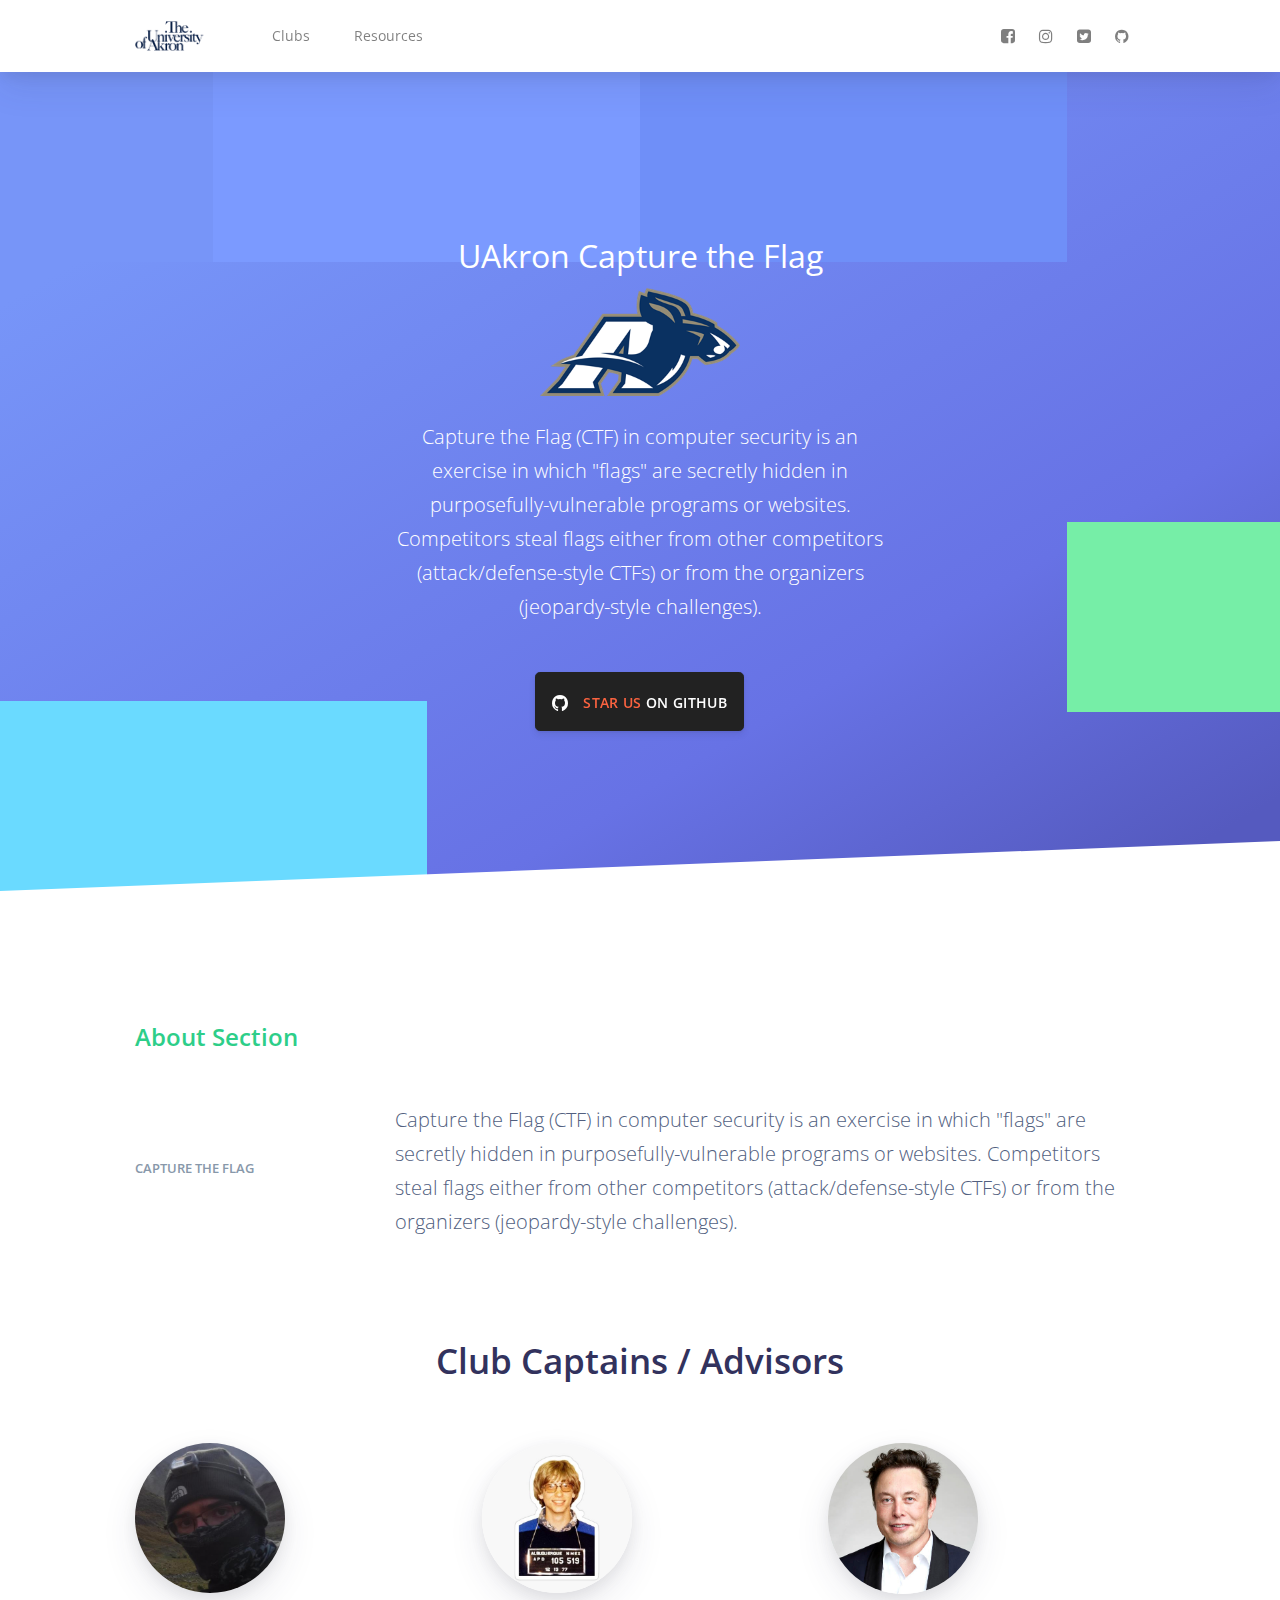
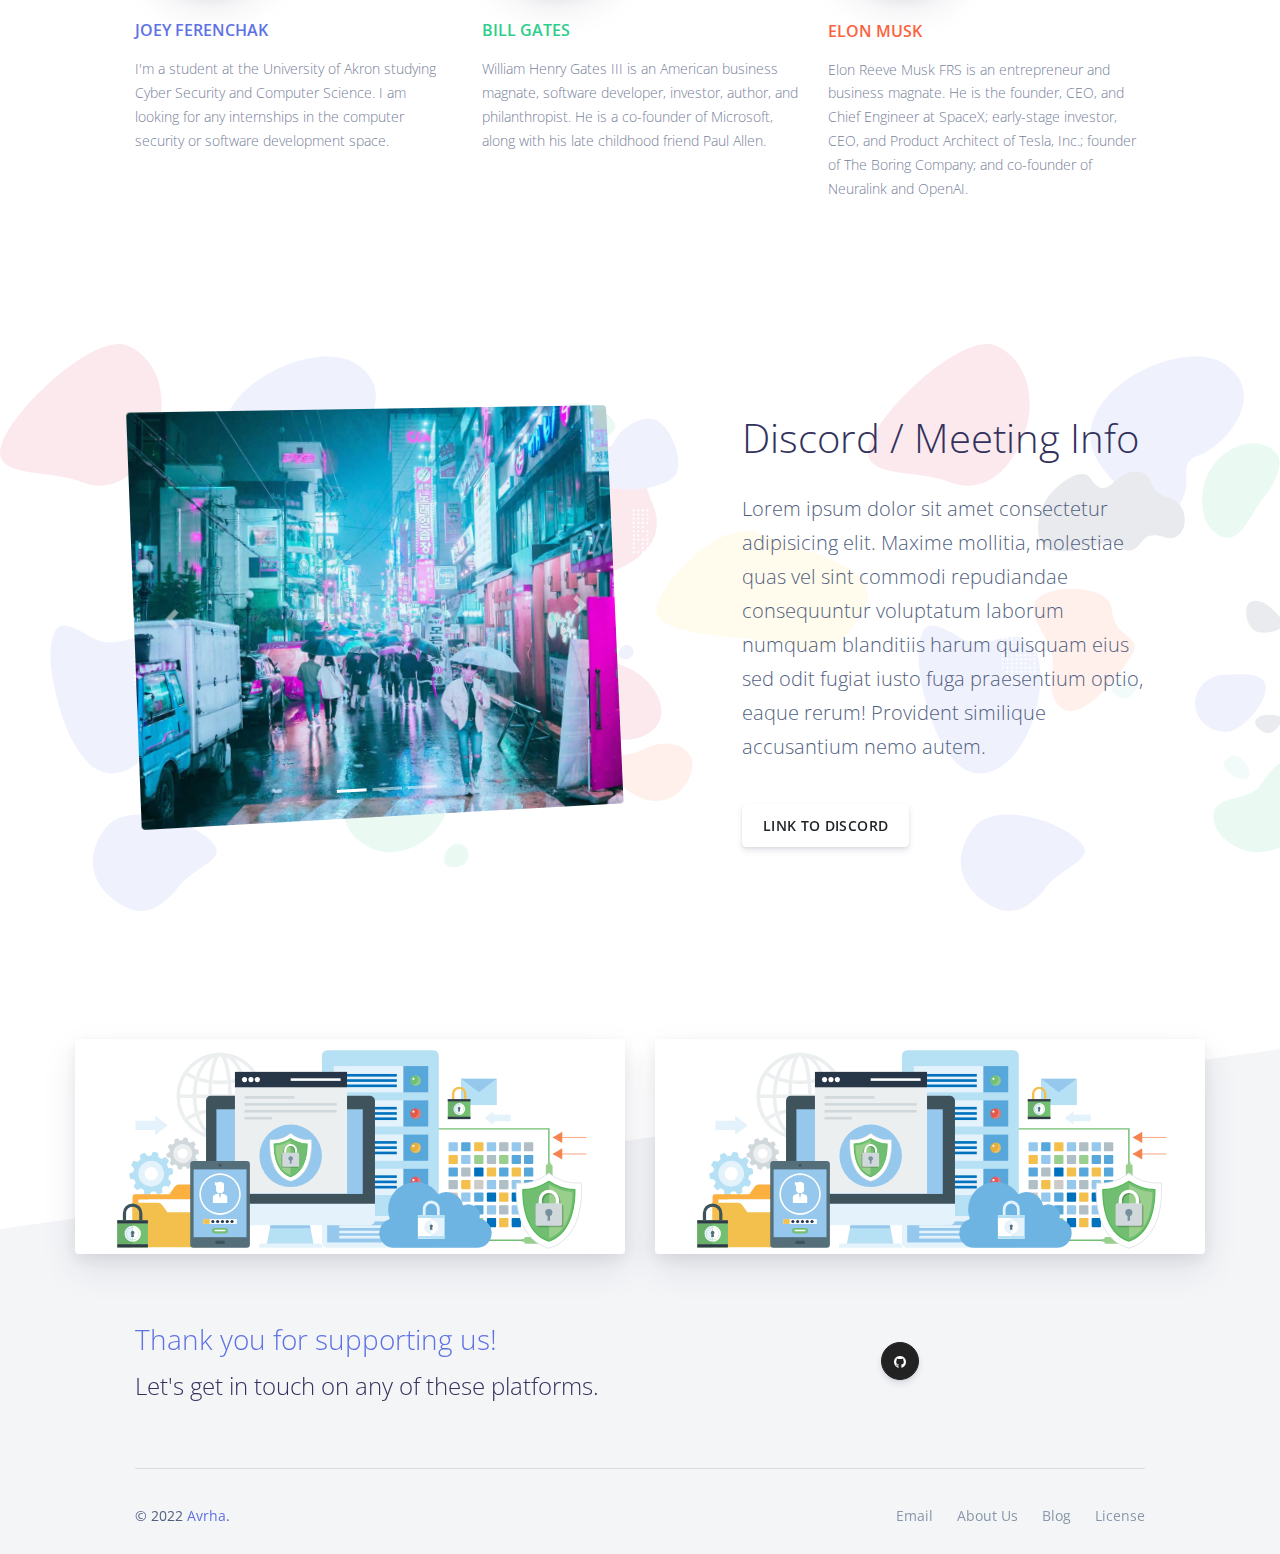
<file: clubs/resources.html>
<!DOCTYPE html>
<html lang="en">
<head>
  <meta charset="utf-8" />
  <meta name="viewport" content="width=device-width, initial-scale=1, shrink-to-fit=no">
  <link rel="apple-touch-icon" sizes="76x76" href="../assets/img/apple-icon.png">
  <link rel="icon" type="image/png" href="../assets/img/favicon.png">
  <title>
      UASEC
  </title>
  <!--     Fonts and icons     -->
  <link href="https://fonts.googleapis.com/css?family=Open+Sans:300,400,600,700" rel="stylesheet">
  <link href="https://use.fontawesome.com/releases/v5.0.6/css/all.css" rel="stylesheet">
  <!-- Nucleo Icons -->
  <link href="../assets/css/nucleo-icons.css" rel="stylesheet" />
  <link href="../assets/css/nucleo-svg.css" rel="stylesheet" />
  <!-- Font Awesome Icons -->
  <link href="../assets/css/font-awesome.css" rel="stylesheet" />
  <link href="../assets/css/nucleo-svg.css" rel="stylesheet" />
  <!-- CSS Files -->
  <link href="../assets/css/uakronsec.css" rel="stylesheet" />
</head>

<body class="index-page">
  <!-- Navbar -->
  <nav id="navbar-main" class="navbar navbar-main navbar-expand-lg bg-white navbar-light position-sticky top-0 shadow py-2">
    <div class="container">
      <a class="navbar-brand mr-lg-5" href="../index.html">
        <img src="../assets/img/brand/blue.png">
      </a>
      <button class="navbar-toggler" type="button" data-toggle="collapse" data-target="#navbar_global" aria-controls="navbar_global" aria-expanded="false" aria-label="Toggle navigation">
        <span class="navbar-toggler-icon"></span>
      </button>
      <div class="navbar-collapse collapse" id="navbar_global">
        <div class="navbar-collapse-header">
          <div class="row">
            <div class="col-6 collapse-brand">
              <a href="./index.html">
                <img src="../assets/img/brand/blue.png">
              </a>
            </div>
            <div class="col-6 collapse-close">
              <button type="button" class="navbar-toggler" data-toggle="collapse" data-target="#navbar_global" aria-controls="navbar_global" aria-expanded="false" aria-label="Toggle navigation">
                <span></span>
                <span></span>
              </button>
            </div>
          </div>
        </div>
        <ul class="navbar-nav navbar-nav-hover align-items-lg-center">
          <li class="nav-item dropdown">
            <a href="#" class="nav-link" data-toggle="dropdown" href="#" role="button">
              <i class="ni ni-ui-04 d-lg-none"></i>
              <span class="nav-link-inner--text">Clubs</span>
            </a>
            <div class="dropdown-menu dropdown-menu-xl">
              <div class="dropdown-menu-inner">
                  <a href="./ccdc.html" class="media d-flex align-items-center">
                  <div class="icon icon-shape bg-gradient-primary rounded-circle text-white">
                    <i class="ni ni-spaceship"></i>
                  </div>
                  <div class="media-body ml-3">
                    <h6 class="heading text-primary mb-md-1">Getting started</h6>
                    <p class="description d-none d-md-inline-block mb-0">CDCC Club</p>
                  </div>
                </a>
                <a href="./women.html" class="media d-flex align-items-center">
                  <div class="icon icon-shape bg-gradient-success rounded-circle text-white">
                    <i class="ni ni-palette"></i>
                  </div>
                  <div class="media-body ml-3">
                    <h6 class="heading text-primary mb-md-1">Foundation</h6>
                    <p class="description d-none d-md-inline-block mb-0">WIT/WICYS</p>
                  </div>
                </a>
                <a href="./ctf.html" class="media d-flex align-items-center">
                  <div class="icon icon-shape bg-gradient-warning rounded-circle text-white">
                    <i class="ni ni-ui-04"></i>
                  </div>
                  <div class="media-body ml-3">
                    <h5 class="heading text-warning mb-md-1">Components</h5>
                    <p class="description d-none d-md-inline-block mb-0">CTF Club</p>
                  </div>
                </a>
              </div>
            </div>
          </li>
          <li class="nav-item dropdown">
            <a href="#" class="nav-link" data-toggle="dropdown" href="#" role="button">
              <i class="ni ni-collection d-lg-none"></i>
              <span class="nav-link-inner--text">Resources</span>
            </a>
            <div class="dropdown-menu">
              <a href="./htcla.html" class="dropdown-item">HTCIA Club</a>
              <a href="./ccdc.html" class="dropdown-item">CDCC Club</a>
              <a href="./women.html" class="dropdown-item">WIT/WICYS</a>
              <a href="./ctf.html" class="dropdown-item">CTF Club</a>
            </div>
          </li>
        </ul>
        <ul class="navbar-nav align-items-lg-center ml-lg-auto">
          <li class="nav-item">
            <a class="nav-link nav-link-icon" href="https://www.facebook.com/UAkron/" target="_blank" data-toggle="tooltip" title="Like us on Facebook">
              <i class="fa fa-facebook-square"></i>
              <span class="nav-link-inner--text d-lg-none">Facebook</span>
            </a>
          </li>
          <li class="nav-item">
            <a class="nav-link nav-link-icon" href="https://www.instagram.com/avrha" target="_blank" data-toggle="tooltip" title="Follow us on Instagram">
              <i class="fa fa-instagram"></i>
              <span class="nav-link-inner--text d-lg-none">Instagram</span>
            </a>
          </li>
          <li class="nav-item">
            <a class="nav-link nav-link-icon" href="https://twitter.com/uakron" target="_blank" data-toggle="tooltip" title="Follow us on Twitter">
              <i class="fa fa-twitter-square"></i>
              <span class="nav-link-inner--text d-lg-none">Twitter</span>
            </a>
          </li>
          <li class="nav-item">
              <a class="nav-link nav-link-icon" href="https://github.com/avrha/uakronsec" target="_blank" data-toggle="tooltip" title="Star us on Github">
              <i class="fa fa-github"></i>
              <span class="nav-link-inner--text d-lg-none">Github</span>
            </a>
          </li>
        </ul>
      </div>
    </div>
  </nav>
  <!-- End Navbar -->

  <!-- Hero Section -->
  <div class="wrapper">
    <div class="section section-hero section-shaped">
        <div class="shape shape-style-2 shape-default">
        <span class="span-150"></span>
        <span class="span-50"></span>
        <span class="span-50"></span>
        <span class="span-75"></span>
        <span class="span-100"></span>
        <span class="span-75"></span>
        <span class="span-50"></span>
        <span class="span-100"></span>
        <span class="span-50"></span>
        <span class="span-100"></span>
      </div>
      <div class="page-header">
        <div class="container shape-container d-flex align-items-center py-lg">
          <div class="col px-0">
            <div class="row align-items-center justify-content-center">
              <div class="col-lg-6 text-center">
                <h2>
                  <span class="text-white">UAkron</span>
                  <span class="text-white">Capture the Flag</span>
                </h2>
                <img src="../assets/img/brand/white.png" style="width: 200px;" class="img-fluid">
                <p class="lead text-white">
                    Capture the Flag (CTF) in computer security is an exercise in which "flags" are secretly hidden in purposefully-vulnerable programs or websites. Competitors steal flags either from other competitors (attack/defense-style CTFs) or from the organizers (jeopardy-style challenges).
                </p>
                <div class="btn-wrapper mt-5">
                  <a href="https://github.com/avrha/uakronsec" class="btn btn-lg btn-github btn-icon mb-3 mb-sm-0" target="_blank">
                    <span class="btn-inner--icon"><i class="fa fa-github"></i></span>
                    <span class="btn-inner--text"><span class="text-warning">Star us</span> on Github</span>
                  </a>
                </div>
              </div>
            </div>
          </div>
        </div>
      </div>
      <div class="separator separator-bottom separator-skew zindex-100">
        <svg x="0" y="0" viewBox="0 0 2560 100" preserveAspectRatio="none" version="1.1" xmlns="http://www.w3.org/2000/svg">
          <polygon class="fill-white" points="2560 0 2560 100 0 100"></polygon>
        </svg>
      </div>
    </div>
  </div>
  <!-- About -->
  <!-- Typography -->
  <div class="section section-typography">
    <div class="container">
      <!-- Paragraphs -->
      <h3 class="h4 text-success font-weight-bold mt-md">About Section</h3>
      <div class="row py-3 align-items-center">
        <div class="col-sm-3">
          <small class="text-uppercase text-muted font-weight-bold">Capture the Flag</small>
        </div>
        <div class="col-sm-9">
          <p class="lead">
              Capture the Flag (CTF) in computer security is an exercise in which "flags" are secretly hidden in purposefully-vulnerable programs or websites. Competitors steal flags either from other competitors (attack/defense-style CTFs) or from the organizers (jeopardy-style challenges).
        </div>
      </div>
      <!-- Images -->
    </div>
    <div class="section features-1">
      <div class="container">
        <div class="row">
          <div class="col-md-8 mx-auto text-center">
              <h3 class="display-3">Club Captains / Advisors</h3>
              <br></br>
          </div>
        </div>
        <div class="row">
          <div class="col-md-4">
            <div class="info">
            <img src="../assets/img/faces/joey.jpeg" alt="Circle image" class="img-fluid rounded-circle shadow" style="width: 150px;">
              <h6 class="info-title text-uppercase text-primary">Joey Ferenchak</h6>
              <p class="description opacity-8">I'm a student at the University of Akron studying Cyber Security and Computer Science. I am looking for any internships in the computer security or software development space.</p>
            </div>
          </div>
          <div class="col-md-4">
            <div class="info">
            <img src="../assets/img/faces/bill.jpeg" alt="Circle image" class="img-fluid rounded-circle shadow" style="width: 150px;">
              <h6 class="info-title text-uppercase text-success">Bill Gates</h6>
              <p class="description opacity-8">William Henry Gates III is an American business magnate, software developer, investor, author, and philanthropist. He is a co-founder of Microsoft, along with his late childhood friend Paul Allen.</p>
            </div>
          </div>
          <div class="col-md-4">
            <div class="info">
                <img src="../assets/img/faces/Elon2.jpg" alt="Circle image" class="img-fluid rounded-circle shadow" style="width: 150px;">
            <h6 class="info-title text-uppercase text-warning">Elon Musk</h6>
              <p class="description opacity-8">Elon Reeve Musk FRS is an entrepreneur and business magnate. He is the founder, CEO, and Chief Engineer at SpaceX; early-stage investor, CEO, and Product Architect of Tesla, Inc.; founder of The Boring Company; and co-founder of Neuralink and OpenAI.</p>
            </div>
          </div>
        </div>
      </div>
    </div>
  </div>
      <!-- Where Club Leaders and stuff can go -->
  <!-- Meetings / Discord -->
  <div class="section" style="background-image: url('../assets/img/ill/1.svg');">
    <div class="container py-md">
      <div class="row justify-content-between align-items-center">
        <div class="col-lg-6 mb-lg-auto">
          <div class="rounded overflow-hidden transform-perspective-left">
            <div id="carousel_example" class="carousel slide" data-ride="carousel">
              <ol class="carousel-indicators">
                <li data-target="#carousel_example" data-slide-to="0" class="active"></li>
                <li data-target="#carousel_example" data-slide-to="1"></li>
                <li data-target="#carousel_example" data-slide-to="2"></li>
              </ol>
              <div class="carousel-inner">
                <div class="carousel-item active">
                  <img class="img-fluid" src="../assets/img/theme/img-1-1200x1000.jpg" alt="First slide">
                </div>
                <div class="carousel-item">
                  <img class="img-fluid" src="../assets/img/theme/img-2-1200x1000.jpg" alt="Second slide">
                </div>
                <div class="carousel-item">
                  <img class="img-fluid" src="../assets/img/theme/img-1-1200x1000.jpg" alt="Third slide">
                </div>
              </div>
              <a class="carousel-control-prev" href="#carousel_example" role="button" data-slide="prev">
                <span class="carousel-control-prev-icon" aria-hidden="true"></span>
                <span class="sr-only">Previous</span>
              </a>
              <a class="carousel-control-next" href="#carousel_example" role="button" data-slide="next">
                <span class="carousel-control-next-icon" aria-hidden="true"></span>
                <span class="sr-only">Next</span>
              </a>
            </div>
          </div>
        </div>
        <div class="col-lg-5 mb-5 mb-lg-0">
          <h1 class="font-weight-light">Discord / Meeting Info</h1>
          <p class="lead mt-4">Lorem ipsum dolor sit amet consectetur adipisicing elit. Maxime mollitia,
molestiae quas vel sint commodi repudiandae consequuntur voluptatum laborum
numquam blanditiis harum quisquam eius sed odit fugiat iusto fuga praesentium
optio, eaque rerum! Provident similique accusantium nemo autem.</p>
          <a href="https://discord.com/invite/YyRt8KDghe" class="btn btn-white mt-4">Link to discord</a>
        </div>
      </div>
    </div>
  </div>
  <br></br>
  <!-- Footer -->
  <footer class="footer has-cards">
    <div class="container container-lg">
      <div class="row">
        <div class="col-md-6 mb-5 mb-md-0">
          <div class="card card-lift--hover shadow border-0">
            <a href="./examples/landing.html" title="Landing Page">
                <img src="../assets/img/ill/2.svg" class="card-img">
            </a>
          </div>
        </div>
        <div class="col-md-6 mb-5 mb-lg-0">
          <div class="card card-lift--hover shadow border-0">
            <a href="./examples/profile.html" title="Profile Page">
                <img src="../assets/img/ill/2.svg" class="card-img">
            </a>
          </div>
        </div>
      </div>
    </div>
    <div class="container">
      <div class="row row-grid align-items-center my-md">
        <div class="col-lg-6">
          <h3 class="text-primary font-weight-light mb-2">Thank you for supporting us!</h3>
          <h4 class="mb-0 font-weight-light">Let's get in touch on any of these platforms.</h4>
        </div>
        <div class="col-lg-6 text-lg-center btn-wrapper">
          <button target="_blank" href="https://github.com/avrha/uakronsec" rel="nofollow" class="btn btn-icon-only btn-github rounded-circle" data-toggle="tooltip" data-original-title="Star on Github">
            <span class="btn-inner--icon"><i class="fa fa-github"></i></span>
          </button>
        </div>
      </div>
      <hr>
      <div class="row align-items-center justify-content-md-between">
        <div class="col-md-6">
          <div class="copyright">
            &copy; 2022 <a href="" target="_blank">Avrha</a>.
          </div>
        </div>
        <div class="col-md-6">
          <ul class="nav nav-footer justify-content-end">
            <li class="nav-item">
              <a href="" class="nav-link" target="_blank">Email</a>
            </li>
            <li class="nav-item">
              <a href="" class="nav-link" target="_blank">About Us</a>
            </li>
            <li class="nav-item">
              <a href="" class="nav-link" target="_blank">Blog</a>
            </li>
            <li class="nav-item">
              <a href="" class="nav-link" target="_blank">License</a>
            </li>
          </ul>
        </div>
      </div>
    </div>
  </footer>
  </div>
  <!--   Core JS Files   -->
  <script src="../assets/js/core/jquery.min.js" type="text/javascript"></script>
  <script src="../assets/js/core/popper.min.js" type="text/javascript"></script>
  <script src="../assets/js/core/bootstrap.min.js" type="text/javascript"></script>
  <script src="../assets/js/plugins/perfect-scrollbar.jquery.min.js"></script>
  <!--  Plugin for Switches, full documentation here: http://www.jque.re/plugins/version3/bootstrap.switch/ -->
  <script src="../assets/js/plugins/bootstrap-switch.js"></script>
  <!--  Plugin for the Sliders, full documentation here: http://refreshless.com/nouislider/ -->
  <script src="../assets/js/plugins/nouislider.min.js" type="text/javascript"></script>
  <script src="../assets/js/plugins/moment.min.js"></script>
  <script src="../assets/js/plugins/datetimepicker.js" type="text/javascript"></script>
  <script src="../assets/js/plugins/bootstrap-datepicker.min.js"></script>
  <!-- Control Center for Argon UI Kit: parallax effects, scripts for the example pages etc -->
  <!--  Google Maps Plugin    -->
  <script>
    function scrollToDownload() {

      if ($('.section-download').length != 0) {
        $("html, body").animate({
          scrollTop: $('.section-download').offset().top
        }, 1000);
      }
    }
  </script>
  <script src="https://cdn.trackjs.com/agent/v3/latest/t.js"></script>
  <script>
    window.TrackJS &&
      TrackJS.install({
        token: "ee6fab19c5a04ac1a32a645abde4613a",
      });
  </script>
</body>

</html>
</file>
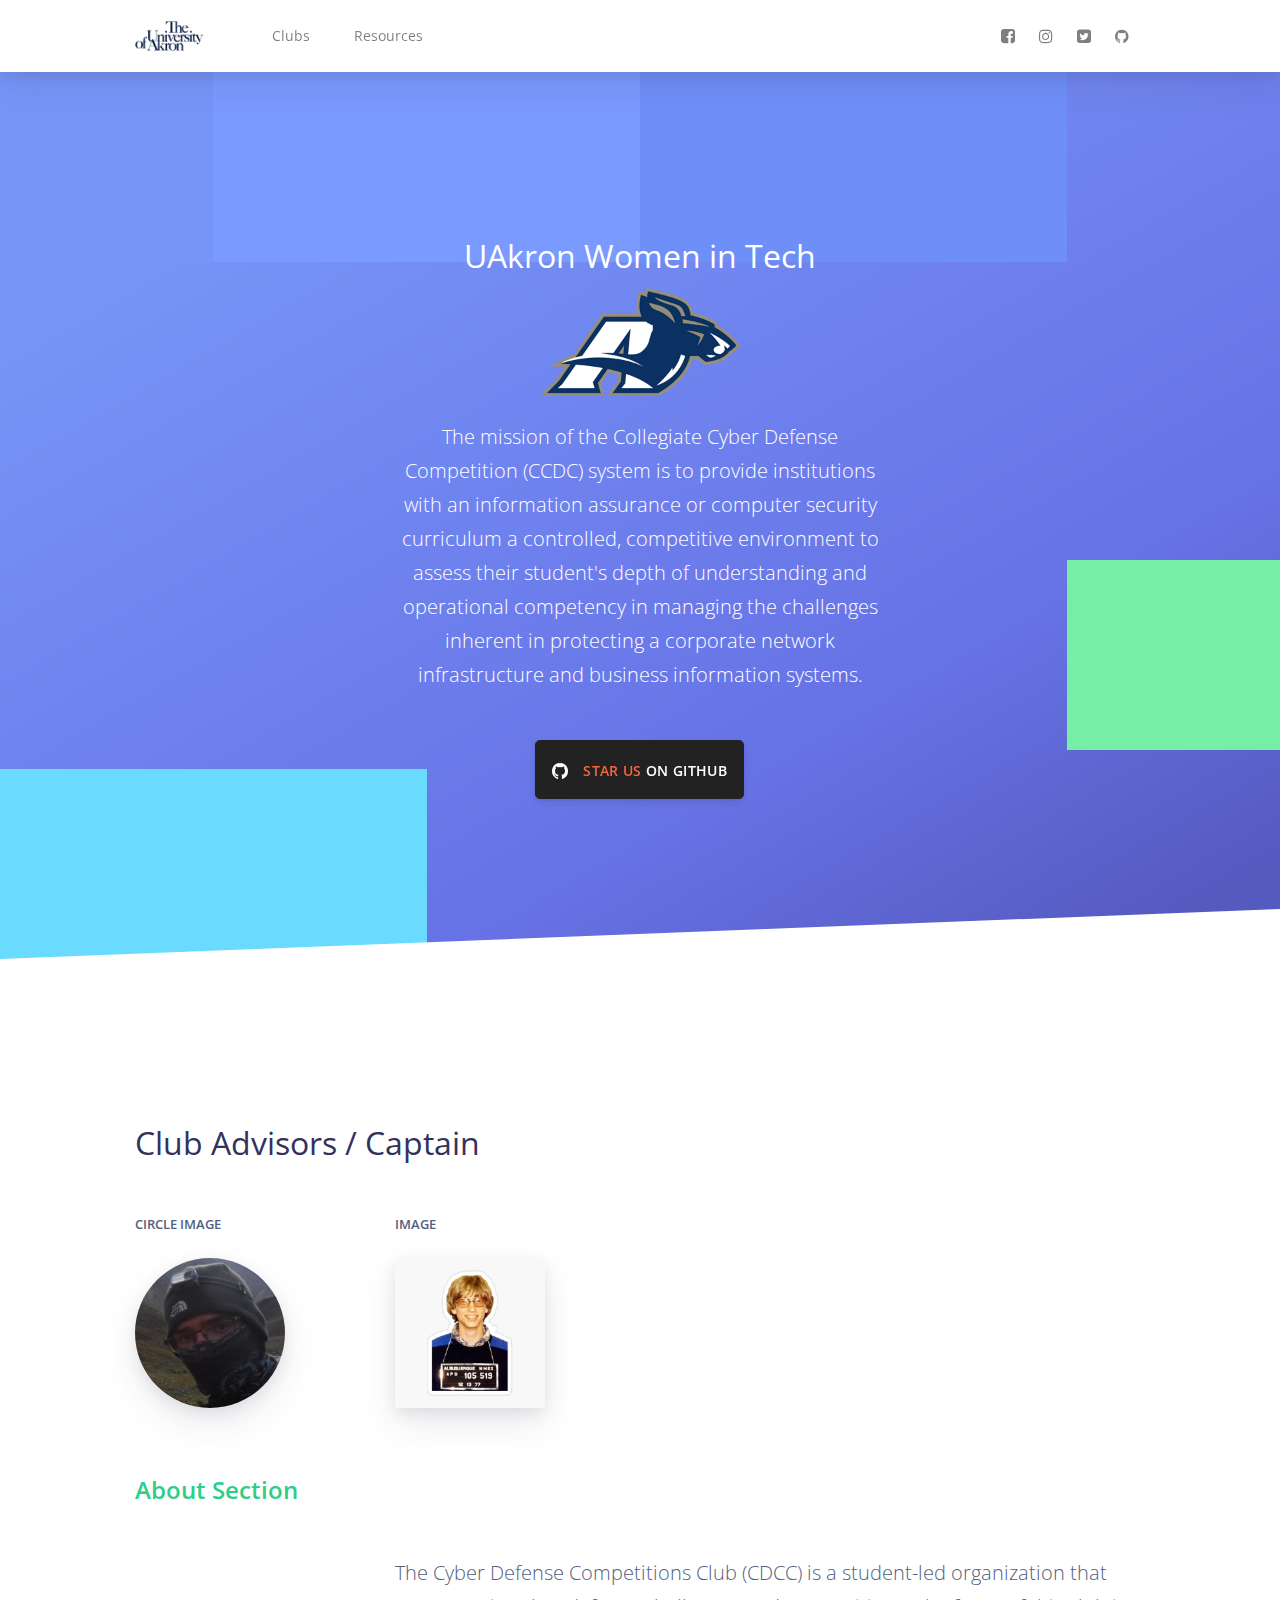
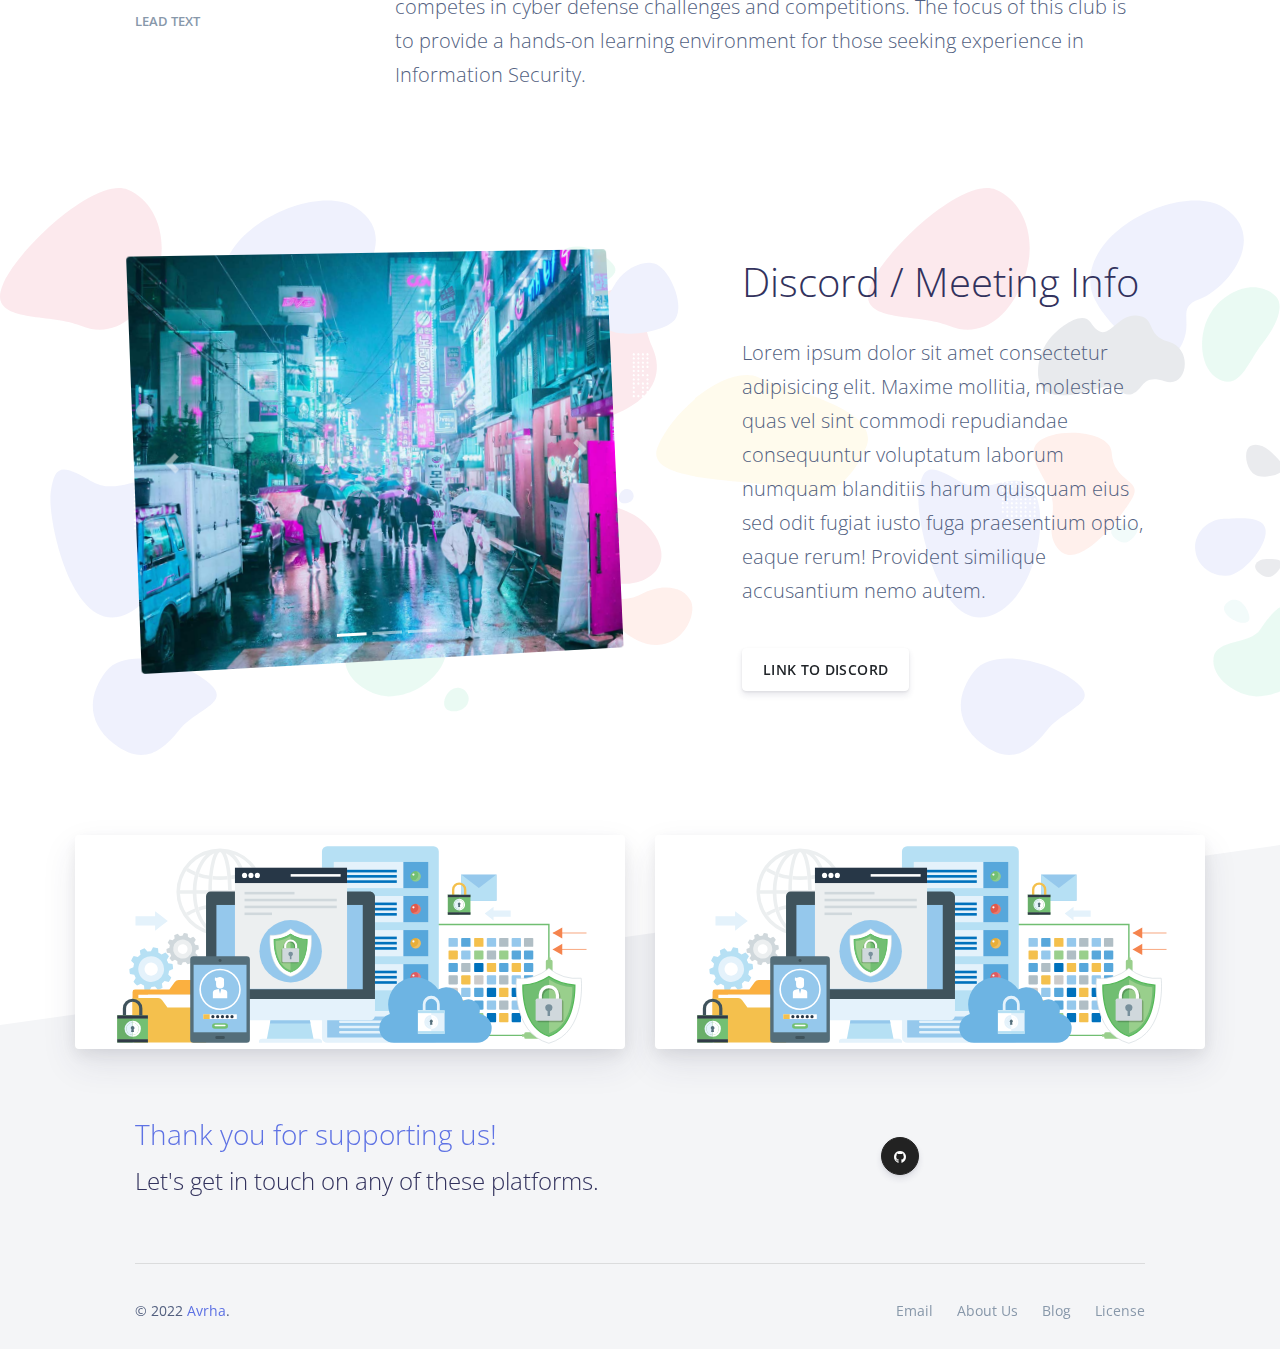
<file: clubs/women.html>
<!DOCTYPE html>

<html lang="en">

<head>
  <meta charset="utf-8" />
  <meta name="viewport" content="width=device-width, initial-scale=1, shrink-to-fit=no">
  <link rel="apple-touch-icon" sizes="76x76" href="../assets/img/apple-icon.png">
  <link rel="icon" type="image/png" href="../assets/img/favicon.png">
  <title>
      UASEC
  </title>
  <!--     Fonts and icons     -->
  <link href="https://fonts.googleapis.com/css?family=Open+Sans:300,400,600,700" rel="stylesheet">
  <link href="https://use.fontawesome.com/releases/v5.0.6/css/all.css" rel="stylesheet">
  <!-- Nucleo Icons -->
  <link href="../assets/css/nucleo-icons.css" rel="stylesheet" />
  <link href="../assets/css/nucleo-svg.css" rel="stylesheet" />
  <!-- Font Awesome Icons -->
  <link href="../assets/css/font-awesome.css" rel="stylesheet" />
  <link href="../assets/css/nucleo-svg.css" rel="stylesheet" />
  <!-- CSS Files -->
  <link href="../assets/css/uakronsec.css" rel="stylesheet" />
</head>

<body class="index-page">
  <!-- Navbar -->
  <nav id="navbar-main" class="navbar navbar-main navbar-expand-lg bg-white navbar-light position-sticky top-0 shadow py-2">
    <div class="container">
      <a class="navbar-brand mr-lg-5" href="../index.html">
        <img src="../assets/img/brand/blue.png">
      </a>
      <button class="navbar-toggler" type="button" data-toggle="collapse" data-target="#navbar_global" aria-controls="navbar_global" aria-expanded="false" aria-label="Toggle navigation">
        <span class="navbar-toggler-icon"></span>
      </button>
      <div class="navbar-collapse collapse" id="navbar_global">
        <div class="navbar-collapse-header">
          <div class="row">
            <div class="col-6 collapse-brand">
              <a href="./index.html">
                <img src="../assets/img/brand/blue.png">
              </a>
            </div>
            <div class="col-6 collapse-close">
              <button type="button" class="navbar-toggler" data-toggle="collapse" data-target="#navbar_global" aria-controls="navbar_global" aria-expanded="false" aria-label="Toggle navigation">
                <span></span>
                <span></span>
              </button>
            </div>
          </div>
        </div>
        <ul class="navbar-nav navbar-nav-hover align-items-lg-center">
          <li class="nav-item dropdown">
            <a href="#" class="nav-link" data-toggle="dropdown" href="#" role="button">
              <i class="ni ni-ui-04 d-lg-none"></i>
              <span class="nav-link-inner--text">Clubs</span>
            </a>
            <div class="dropdown-menu dropdown-menu-xl">
              <div class="dropdown-menu-inner">
                  <a href="./ccdc.html" class="media d-flex align-items-center">
                  <div class="icon icon-shape bg-gradient-primary rounded-circle text-white">
                    <i class="ni ni-spaceship"></i>
                  </div>
                  <div class="media-body ml-3">
                    <h6 class="heading text-primary mb-md-1">Getting started</h6>
                    <p class="description d-none d-md-inline-block mb-0">CDCC Club</p>
                  </div>
                </a>
                <a href="./women.html" class="media d-flex align-items-center">
                  <div class="icon icon-shape bg-gradient-success rounded-circle text-white">
                    <i class="ni ni-palette"></i>
                  </div>
                  <div class="media-body ml-3">
                    <h6 class="heading text-primary mb-md-1">Foundation</h6>
                    <p class="description d-none d-md-inline-block mb-0">WIT/WICYS</p>
                  </div>
                </a>
                <a href="./ctf.html" class="media d-flex align-items-center">
                  <div class="icon icon-shape bg-gradient-warning rounded-circle text-white">
                    <i class="ni ni-ui-04"></i>
                  </div>
                  <div class="media-body ml-3">
                    <h5 class="heading text-warning mb-md-1">Components</h5>
                    <p class="description d-none d-md-inline-block mb-0">CTF Club</p>
                  </div>
                </a>
              </div>
            </div>
          </li>
          <li class="nav-item dropdown">
            <a href="#" class="nav-link" data-toggle="dropdown" href="#" role="button">
              <i class="ni ni-collection d-lg-none"></i>
              <span class="nav-link-inner--text">Resources</span>
            </a>
            <div class="dropdown-menu">
              <a href="./htcla.html" class="dropdown-item">HTCIA Club</a>
              <a href="./ccdc.html" class="dropdown-item">CDCC Club</a>
              <a href="./women.html" class="dropdown-item">WIT/WICYS</a>
              <a href="./ctf.html" class="dropdown-item">CTF Club</a>
            </div>
          </li>
        </ul>
        <ul class="navbar-nav align-items-lg-center ml-lg-auto">
          <li class="nav-item">
            <a class="nav-link nav-link-icon" href="https://www.facebook.com/UAkron/" target="_blank" data-toggle="tooltip" title="Like us on Facebook">
              <i class="fa fa-facebook-square"></i>
              <span class="nav-link-inner--text d-lg-none">Facebook</span>
            </a>
          </li>
          <li class="nav-item">
            <a class="nav-link nav-link-icon" href="https://www.instagram.com/avrha" target="_blank" data-toggle="tooltip" title="Follow us on Instagram">
              <i class="fa fa-instagram"></i>
              <span class="nav-link-inner--text d-lg-none">Instagram</span>
            </a>
          </li>
          <li class="nav-item">
            <a class="nav-link nav-link-icon" href="https://twitter.com/uakron" target="_blank" data-toggle="tooltip" title="Follow us on Twitter">
              <i class="fa fa-twitter-square"></i>
              <span class="nav-link-inner--text d-lg-none">Twitter</span>
            </a>
          </li>
          <li class="nav-item">
              <a class="nav-link nav-link-icon" href="https://github.com/avrha/uakronsec" target="_blank" data-toggle="tooltip" title="Star us on Github">
              <i class="fa fa-github"></i>
              <span class="nav-link-inner--text d-lg-none">Github</span>
            </a>
          </li>
        </ul>
      </div>
    </div>
  </nav>
  <!-- End Navbar -->


  <!-- Hero Section -->
  <div class="wrapper">
    <div class="section section-hero section-shaped">
        <div class="shape shape-style-2 shape-default">
        <span class="span-150"></span>
        <span class="span-50"></span>
        <span class="span-50"></span>
        <span class="span-75"></span>
        <span class="span-100"></span>
        <span class="span-75"></span>
        <span class="span-50"></span>
        <span class="span-100"></span>
        <span class="span-50"></span>
        <span class="span-100"></span>
      </div>
      <div class="page-header">
        <div class="container shape-container d-flex align-items-center py-lg">
          <div class="col px-0">
            <div class="row align-items-center justify-content-center">
              <div class="col-lg-6 text-center">
                <h2>
                  <span class="text-white">UAkron</span>
                  <span class="text-white">Women in Tech</span>
                </h2>
                <img src="../assets/img/brand/white.png" style="width: 200px;" class="img-fluid">
                <p class="lead text-white">The mission of the Collegiate Cyber Defense Competition (CCDC) system is to provide institutions with an information assurance or computer security curriculum a controlled, competitive environment to assess their student's depth of understanding and operational competency in managing the challenges inherent in protecting a corporate network infrastructure and business information systems.</p>
                <div class="btn-wrapper mt-5">
                  <a href="https://github.com/avrha/uakronsec" class="btn btn-lg btn-github btn-icon mb-3 mb-sm-0" target="_blank">
                    <span class="btn-inner--icon"><i class="fa fa-github"></i></span>
                    <span class="btn-inner--text"><span class="text-warning">Star us</span> on Github</span>
                  </a>
                </div>
              </div>
            </div>
          </div>
        </div>
      </div>
      <div class="separator separator-bottom separator-skew zindex-100">
        <svg x="0" y="0" viewBox="0 0 2560 100" preserveAspectRatio="none" version="1.1" xmlns="http://www.w3.org/2000/svg">
          <polygon class="fill-white" points="2560 0 2560 100 0 100"></polygon>
        </svg>
      </div>
    </div>
  </div>
  <!-- About -->
  <!-- Typography -->
  <div class="section section-typography">
    <div class="container">
      <!-- Images -->
      <!-- Where Club Leaders and stuff can go -->
      <h2 class="mt-lg mb-5">
        <span>Club Advisors / Captain</span>
      </h2>
      <div class="row">
        <div class="col-sm-3 col-6">
          <small class="d-block text-uppercase font-weight-bold mb-4">Circle Image</small>
          <img src="../assets/img/faces/joey.jpeg" alt="Circle image" class="img-fluid rounded-circle shadow" style="width: 150px;">
        </div>
        <div class="col-sm-3 col-6">
          <small class="d-block text-uppercase font-weight-bold mb-4">Image</small>
          <img src="../assets/img/faces/bill.jpeg" alt="Rounded image" class="img-fluid rounded shadow" style="width: 150px;">
        </div>
      </div>
      <!-- Paragraphs -->
      <h3 class="h4 text-success font-weight-bold mt-md">About Section</h3>
      <div class="row py-3 align-items-center">
        <div class="col-sm-3">
          <small class="text-uppercase text-muted font-weight-bold">Lead text</small>
        </div>
        <div class="col-sm-9">
          <p class="lead">The Cyber Defense Competitions Club (CDCC) is a student-led organization that competes in cyber defense challenges and competitions.

The focus of this club is to provide a hands-on learning environment for those seeking experience in Information Security. </p>
        </div>
      </div>
    </div>
  </div>
  <!-- Meetings / Discord -->
  <div class="section" style="background-image: url('../assets/img/ill/1.svg');">
    <div class="container py-md">
      <div class="row justify-content-between align-items-center">
        <div class="col-lg-6 mb-lg-auto">
          <div class="rounded overflow-hidden transform-perspective-left">
            <div id="carousel_example" class="carousel slide" data-ride="carousel">
              <ol class="carousel-indicators">
                <li data-target="#carousel_example" data-slide-to="0" class="active"></li>
                <li data-target="#carousel_example" data-slide-to="1"></li>
                <li data-target="#carousel_example" data-slide-to="2"></li>
              </ol>
              <div class="carousel-inner">
                <div class="carousel-item active">
                  <img class="img-fluid" src="../assets/img/theme/img-1-1200x1000.jpg" alt="First slide">
                </div>
                <div class="carousel-item">
                  <img class="img-fluid" src="../assets/img/theme/img-2-1200x1000.jpg" alt="Second slide">
                </div>
                <div class="carousel-item">
                  <img class="img-fluid" src="../assets/img/theme/img-1-1200x1000.jpg" alt="Third slide">
                </div>
              </div>
              <a class="carousel-control-prev" href="#carousel_example" role="button" data-slide="prev">
                <span class="carousel-control-prev-icon" aria-hidden="true"></span>
                <span class="sr-only">Previous</span>
              </a>
              <a class="carousel-control-next" href="#carousel_example" role="button" data-slide="next">
                <span class="carousel-control-next-icon" aria-hidden="true"></span>
                <span class="sr-only">Next</span>
              </a>
            </div>
          </div>
        </div>
        <div class="col-lg-5 mb-5 mb-lg-0">
          <h1 class="font-weight-light">Discord / Meeting Info</h1>
          <p class="lead mt-4">Lorem ipsum dolor sit amet consectetur adipisicing elit. Maxime mollitia,
molestiae quas vel sint commodi repudiandae consequuntur voluptatum laborum
numquam blanditiis harum quisquam eius sed odit fugiat iusto fuga praesentium
optio, eaque rerum! Provident similique accusantium nemo autem.</p>
          <a href="https://discord.com/invite/YyRt8KDghe" class="btn btn-white mt-4">Link to discord</a>
        </div>
      </div>
    </div>
  </div>
  <!-- Footer -->
  <footer class="footer has-cards">
    <div class="container container-lg">
      <div class="row">
        <div class="col-md-6 mb-5 mb-md-0">
          <div class="card card-lift--hover shadow border-0">
            <a href="./examples/landing.html" title="Landing Page">
                <img src="../assets/img/ill/2.svg" class="card-img">
            </a>
          </div>
        </div>
        <div class="col-md-6 mb-5 mb-lg-0">
          <div class="card card-lift--hover shadow border-0">
            <a href="./examples/profile.html" title="Profile Page">
                <img src="../assets/img/ill/2.svg" class="card-img">
            </a>
          </div>
        </div>
      </div>
    </div>
    <div class="container">
      <div class="row row-grid align-items-center my-md">
        <div class="col-lg-6">
          <h3 class="text-primary font-weight-light mb-2">Thank you for supporting us!</h3>
          <h4 class="mb-0 font-weight-light">Let's get in touch on any of these platforms.</h4>
        </div>
        <div class="col-lg-6 text-lg-center btn-wrapper">
          <button target="_blank" href="https://github.com/avrha/uakronsec" rel="nofollow" class="btn btn-icon-only btn-github rounded-circle" data-toggle="tooltip" data-original-title="Star on Github">
            <span class="btn-inner--icon"><i class="fa fa-github"></i></span>
          </button>
        </div>
      </div>
      <hr>
      <div class="row align-items-center justify-content-md-between">
        <div class="col-md-6">
          <div class="copyright">
            &copy; 2022 <a href="" target="_blank">Avrha</a>.
          </div>
        </div>
        <div class="col-md-6">
          <ul class="nav nav-footer justify-content-end">
            <li class="nav-item">
              <a href="" class="nav-link" target="_blank">Email</a>
            </li>
            <li class="nav-item">
              <a href="" class="nav-link" target="_blank">About Us</a>
            </li>
            <li class="nav-item">
              <a href="" class="nav-link" target="_blank">Blog</a>
            </li>
            <li class="nav-item">
              <a href="" class="nav-link" target="_blank">License</a>
            </li>
          </ul>
        </div>
      </div>
    </div>
  </footer>
  </div>
  <!--   Core JS Files   -->
  <script src="../assets/js/core/jquery.min.js" type="text/javascript"></script>
  <script src="../assets/js/core/popper.min.js" type="text/javascript"></script>
  <script src="../assets/js/core/bootstrap.min.js" type="text/javascript"></script>
  <script src="../assets/js/plugins/perfect-scrollbar.jquery.min.js"></script>
  <!--  Plugin for Switches, full documentation here: http://www.jque.re/plugins/version3/bootstrap.switch/ -->
  <script src="../assets/js/plugins/bootstrap-switch.js"></script>
  <!--  Plugin for the Sliders, full documentation here: http://refreshless.com/nouislider/ -->
  <script src="../assets/js/plugins/nouislider.min.js" type="text/javascript"></script>
  <script src="../assets/js/plugins/moment.min.js"></script>
  <script src="../assets/js/plugins/datetimepicker.js" type="text/javascript"></script>
  <script src="../assets/js/plugins/bootstrap-datepicker.min.js"></script>
  <!-- Control Center for Argon UI Kit: parallax effects, scripts for the example pages etc -->
  <!--  Google Maps Plugin    -->
  <script>
    function scrollToDownload() {

      if ($('.section-download').length != 0) {
        $("html, body").animate({
          scrollTop: $('.section-download').offset().top
        }, 1000);
      }
    }
  </script>
  <script src="https://cdn.trackjs.com/agent/v3/latest/t.js"></script>
  <script>
    window.TrackJS &&
      TrackJS.install({
        token: "ee6fab19c5a04ac1a32a645abde4613a",
      });
  </script>
</body>

</html>
</file>
<file: assets/css/nucleo-icons.css>
/*--------------------------------

hermes-dashboard-icons Web Font - built using nucleoapp.com
License - nucleoapp.com/license/

-------------------------------- */
@font-face {
  font-family: 'NucleoIcons';
  src: url('../fonts/nucleo-icons.eot');
  src: url('../fonts/nucleo-icons.eot') format('embedded-opentype'), url('../fonts/nucleo-icons.woff2') format('woff2'), url('../fonts/nucleo-icons.woff') format('woff'), url('../fonts/nucleo-icons.ttf') format('truetype'), url('../fonts/nucleo-icons.svg') format('svg');
  font-weight: normal;
  font-style: normal;
}

/*------------------------
    base class definition
-------------------------*/
.ni {
  display: inline-block;
  font: normal normal normal 14px/1 NucleoIcons;
  font-size: inherit;
  text-rendering: auto;
  -webkit-font-smoothing: antialiased;
  -moz-osx-font-smoothing: grayscale;
}

/*------------------------
  change icon size
-------------------------*/
.ni-lg {
  font-size: 1.33333333em;
  line-height: 0.75em;
  vertical-align: -15%;
}

.ni-2x {
  font-size: 2em;
}

.ni-3x {
  font-size: 3em;
}

.ni-4x {
  font-size: 4em;
}

.ni-5x {
  font-size: 5em;
}

/*----------------------------------
  add a square/circle background
-----------------------------------*/
.ni.square,
.ni.circle {
  padding: 0.33333333em;
  vertical-align: -16%;
  background-color: #eee;
}

.ni.circle {
  border-radius: 50%;
}

/*------------------------
  list icons
-------------------------*/
.ni-ul {
  padding-left: 0;
  margin-left: 2.14285714em;
  list-style-type: none;
}

.ni-ul>li {
  position: relative;
}

.ni-ul>li>.ni {
  position: absolute;
  left: -1.57142857em;
  top: 0.14285714em;
  text-align: center;
}

.ni-ul>li>.ni.lg {
  top: 0;
  left: -1.35714286em;
}

.ni-ul>li>.ni.circle,
.ni-ul>li>.ni.square {
  top: -0.19047619em;
  left: -1.9047619em;
}

/*------------------------
  spinning icons
-------------------------*/
.ni.spin {
  -webkit-animation: nc-spin 2s infinite linear;
  -moz-animation: nc-spin 2s infinite linear;
  animation: nc-spin 2s infinite linear;
}

@-webkit-keyframes nc-spin {
  0% {
    -webkit-transform: rotate(0deg);
  }

  100% {
    -webkit-transform: rotate(360deg);
  }
}

@-moz-keyframes nc-spin {
  0% {
    -moz-transform: rotate(0deg);
  }

  100% {
    -moz-transform: rotate(360deg);
  }
}

@keyframes nc-spin {
  0% {
    -webkit-transform: rotate(0deg);
    -moz-transform: rotate(0deg);
    -ms-transform: rotate(0deg);
    -o-transform: rotate(0deg);
    transform: rotate(0deg);
  }

  100% {
    -webkit-transform: rotate(360deg);
    -moz-transform: rotate(360deg);
    -ms-transform: rotate(360deg);
    -o-transform: rotate(360deg);
    transform: rotate(360deg);
  }
}

/*------------------------
  rotated/flipped icons
-------------------------*/
.ni.rotate-90 {
  filter: progid:DXImageTransform.Microsoft.BasicImage(rotation=1);
  -webkit-transform: rotate(90deg);
  -moz-transform: rotate(90deg);
  -ms-transform: rotate(90deg);
  -o-transform: rotate(90deg);
  transform: rotate(90deg);
}

.ni.rotate-180 {
  filter: progid:DXImageTransform.Microsoft.BasicImage(rotation=2);
  -webkit-transform: rotate(180deg);
  -moz-transform: rotate(180deg);
  -ms-transform: rotate(180deg);
  -o-transform: rotate(180deg);
  transform: rotate(180deg);
}

.ni.rotate-270 {
  filter: progid:DXImageTransform.Microsoft.BasicImage(rotation=3);
  -webkit-transform: rotate(270deg);
  -moz-transform: rotate(270deg);
  -ms-transform: rotate(270deg);
  -o-transform: rotate(270deg);
  transform: rotate(270deg);
}

.ni.flip-y {
  filter: progid:DXImageTransform.Microsoft.BasicImage(rotation=0);
  -webkit-transform: scale(-1, 1);
  -moz-transform: scale(-1, 1);
  -ms-transform: scale(-1, 1);
  -o-transform: scale(-1, 1);
  transform: scale(-1, 1);
}

.ni.flip-x {
  filter: progid:DXImageTransform.Microsoft.BasicImage(rotation=2);
  -webkit-transform: scale(1, -1);
  -moz-transform: scale(1, -1);
  -ms-transform: scale(1, -1);
  -o-transform: scale(1, -1);
  transform: scale(1, -1);
}

/*------------------------
    font icons
-------------------------*/

.ni-active-40::before {
  content: "\ea02";
}

.ni-air-baloon::before {
  content: "\ea03";
}

.ni-album-2::before {
  content: "\ea04";
}

.ni-align-center::before {
  content: "\ea05";
}

.ni-align-left-2::before {
  content: "\ea06";
}

.ni-ambulance::before {
  content: "\ea07";
}

.ni-app::before {
  content: "\ea08";
}

.ni-archive-2::before {
  content: "\ea09";
}

.ni-atom::before {
  content: "\ea0a";
}

.ni-badge::before {
  content: "\ea0b";
}

.ni-bag-17::before {
  content: "\ea0c";
}

.ni-basket::before {
  content: "\ea0d";
}

.ni-bell-55::before {
  content: "\ea0e";
}

.ni-bold-down::before {
  content: "\ea0f";
}

.ni-bold-left::before {
  content: "\ea10";
}

.ni-bold-right::before {
  content: "\ea11";
}

.ni-bold-up::before {
  content: "\ea12";
}

.ni-bold::before {
  content: "\ea13";
}

.ni-book-bookmark::before {
  content: "\ea14";
}

.ni-books::before {
  content: "\ea15";
}

.ni-box-2::before {
  content: "\ea16";
}

.ni-briefcase-24::before {
  content: "\ea17";
}

.ni-building::before {
  content: "\ea18";
}

.ni-bulb-61::before {
  content: "\ea19";
}

.ni-bullet-list-67::before {
  content: "\ea1a";
}

.ni-bus-front-12::before {
  content: "\ea1b";
}

.ni-button-pause::before {
  content: "\ea1c";
}

.ni-button-play::before {
  content: "\ea1d";
}

.ni-button-power::before {
  content: "\ea1e";
}

.ni-calendar-grid-58::before {
  content: "\ea1f";
}

.ni-camera-compact::before {
  content: "\ea20";
}

.ni-caps-small::before {
  content: "\ea21";
}

.ni-cart::before {
  content: "\ea22";
}

.ni-chart-bar-32::before {
  content: "\ea23";
}

.ni-chart-pie-35::before {
  content: "\ea24";
}

.ni-chat-round::before {
  content: "\ea25";
}

.ni-check-bold::before {
  content: "\ea26";
}

.ni-circle-08::before {
  content: "\ea27";
}

.ni-cloud-download-95::before {
  content: "\ea28";
}

.ni-cloud-upload-96::before {
  content: "\ea29";
}

.ni-compass-04::before {
  content: "\ea2a";
}

.ni-controller::before {
  content: "\ea2b";
}

.ni-credit-card::before {
  content: "\ea2c";
}

.ni-curved-next::before {
  content: "\ea2d";
}

.ni-delivery-fast::before {
  content: "\ea2e";
}

.ni-diamond::before {
  content: "\ea2f";
}

.ni-email-83::before {
  content: "\ea30";
}

.ni-fat-add::before {
  content: "\ea31";
}

.ni-fat-delete::before {
  content: "\ea32";
}

.ni-fat-remove::before {
  content: "\ea33";
}

.ni-favourite-28::before {
  content: "\ea34";
}

.ni-folder-17::before {
  content: "\ea35";
}

.ni-glasses-2::before {
  content: "\ea36";
}

.ni-hat-3::before {
  content: "\ea37";
}

.ni-headphones::before {
  content: "\ea38";
}

.ni-html5::before {
  content: "\ea39";
}

.ni-istanbul::before {
  content: "\ea3a";
}

.ni-key-25::before {
  content: "\ea3b";
}

.ni-laptop::before {
  content: "\ea3c";
}

.ni-like-2::before {
  content: "\ea3d";
}

.ni-lock-circle-open::before {
  content: "\ea3e";
}

.ni-map-big::before {
  content: "\ea3f";
}

.ni-mobile-button::before {
  content: "\ea40";
}

.ni-money-coins::before {
  content: "\ea41";
}

.ni-note-03::before {
  content: "\ea42";
}

.ni-notification-70::before {
  content: "\ea43";
}

.ni-palette::before {
  content: "\ea44";
}

.ni-paper-diploma::before {
  content: "\ea45";
}

.ni-pin-3::before {
  content: "\ea46";
}

.ni-planet::before {
  content: "\ea47";
}

.ni-ruler-pencil::before {
  content: "\ea48";
}

.ni-satisfied::before {
  content: "\ea49";
}

.ni-scissors::before {
  content: "\ea4a";
}

.ni-send::before {
  content: "\ea4b";
}

.ni-settings-gear-65::before {
  content: "\ea4c";
}

.ni-settings::before {
  content: "\ea4d";
}

.ni-single-02::before {
  content: "\ea4e";
}

.ni-single-copy-04::before {
  content: "\ea4f";
}

.ni-sound-wave::before {
  content: "\ea50";
}

.ni-spaceship::before {
  content: "\ea51";
}

.ni-square-pin::before {
  content: "\ea52";
}

.ni-support-16::before {
  content: "\ea53";
}

.ni-tablet-button::before {
  content: "\ea54";
}

.ni-tag::before {
  content: "\ea55";
}

.ni-tie-bow::before {
  content: "\ea56";
}

.ni-time-alarm::before {
  content: "\ea57";
}

.ni-trophy::before {
  content: "\ea58";
}

.ni-tv-2::before {
  content: "\ea59";
}

.ni-umbrella-13::before {
  content: "\ea5a";
}

.ni-user-run::before {
  content: "\ea5b";
}

.ni-vector::before {
  content: "\ea5c";
}

.ni-watch-time::before {
  content: "\ea5d";
}

.ni-world::before {
  content: "\ea5e";
}

.ni-zoom-split-in::before {
  content: "\ea5f";
}

.ni-collection::before {
  content: "\ea60";
}

.ni-image::before {
  content: "\ea61";
}

.ni-shop::before {
  content: "\ea62";
}

.ni-ungroup::before {
  content: "\ea63";
}

.ni-world-2::before {
  content: "\ea64";
}

.ni-ui-04::before {
  content: "\ea65";
}


/* all icon font classes list here */
</file>
<file: assets/css/nucleo-svg.css>
/* Generated using nucleoapp.com */
/* --------------------------------

Icon colors

-------------------------------- */

.icon {
  display: inline-block;
  /* icon primary color */
  color: #111111;
  height: 1em;
  width: 1em;
}

.icon use {
  /* icon secondary color - fill */
  fill: #7ea6f6;
}

.icon.icon-outline use {
  /* icon secondary color - stroke */
  stroke: #7ea6f6;
}

/* --------------------------------

Change icon size

-------------------------------- */

.icon-xs {
  height: 0.5em;
  width: 0.5em;
}

.icon-sm {
  height: 0.8em;
  width: 0.8em;
}

.icon-lg {
  height: 1.6em;
  width: 1.6em;
}

.icon-xl {
  height: 2em;
  width: 2em;
}

/* -------------------------------- 

Align icon and text 

-------------------------------- */

.icon-text-aligner {
  /* add this class to parent element that contains icon + text */
  display: flex;
  align-items: center;
}

.icon-text-aligner .icon {
  color: inherit;
  margin-right: 0.4em;
}

.icon-text-aligner .icon use {
  color: inherit;
  fill: currentColor;
}

.icon-text-aligner .icon.icon-outline use {
  stroke: currentColor;
}

/* -------------------------------- 

Icon reset values - used to enable color customizations

-------------------------------- */

.icon {
  fill: currentColor;
  stroke: none;
}

.icon.icon-outline {
  fill: none;
  stroke: currentColor;
}

.icon use {
  stroke: none;
}

.icon.icon-outline use {
  fill: none;
}

/* -------------------------------- 

Stroke effects - Nucleo outline icons

- 16px icons -> up to 1px stroke (16px outline icons do not support stroke changes)
- 24px, 32px icons -> up to 2px stroke
- 48px, 64px icons -> up to 4px stroke

-------------------------------- */

.icon-outline.icon-stroke-1 {
  stroke-width: 1px;
}

.icon-outline.icon-stroke-2 {
  stroke-width: 2px;
}

.icon-outline.icon-stroke-3 {
  stroke-width: 3px;
}

.icon-outline.icon-stroke-4 {
  stroke-width: 4px;
}

.icon-outline.icon-stroke-1 use,
.icon-outline.icon-stroke-3 use {
  -webkit-transform: translateX(0.5px) translateY(0.5px);
  -moz-transform: translateX(0.5px) translateY(0.5px);
  -ms-transform: translateX(0.5px) translateY(0.5px);
  -o-transform: translateX(0.5px) translateY(0.5px);
  transform: translateX(0.5px) translateY(0.5px);
}
</file>
